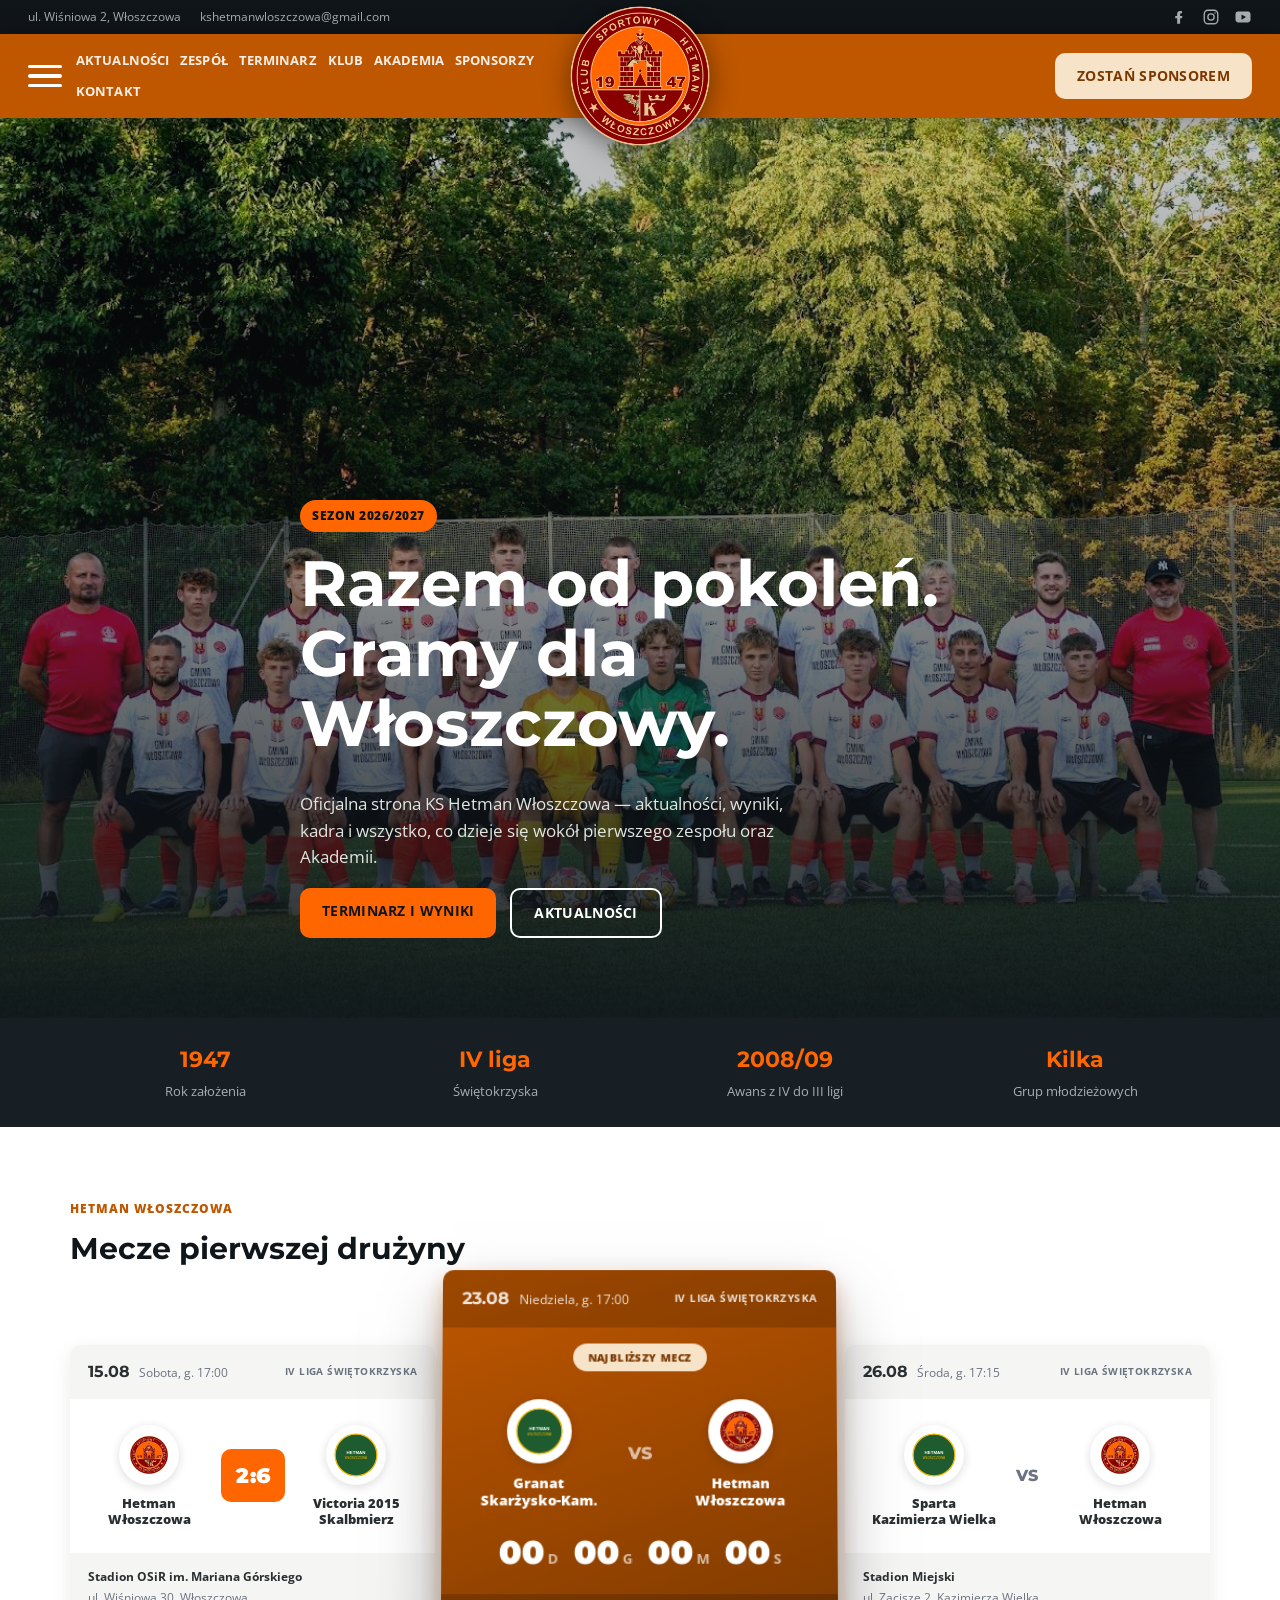
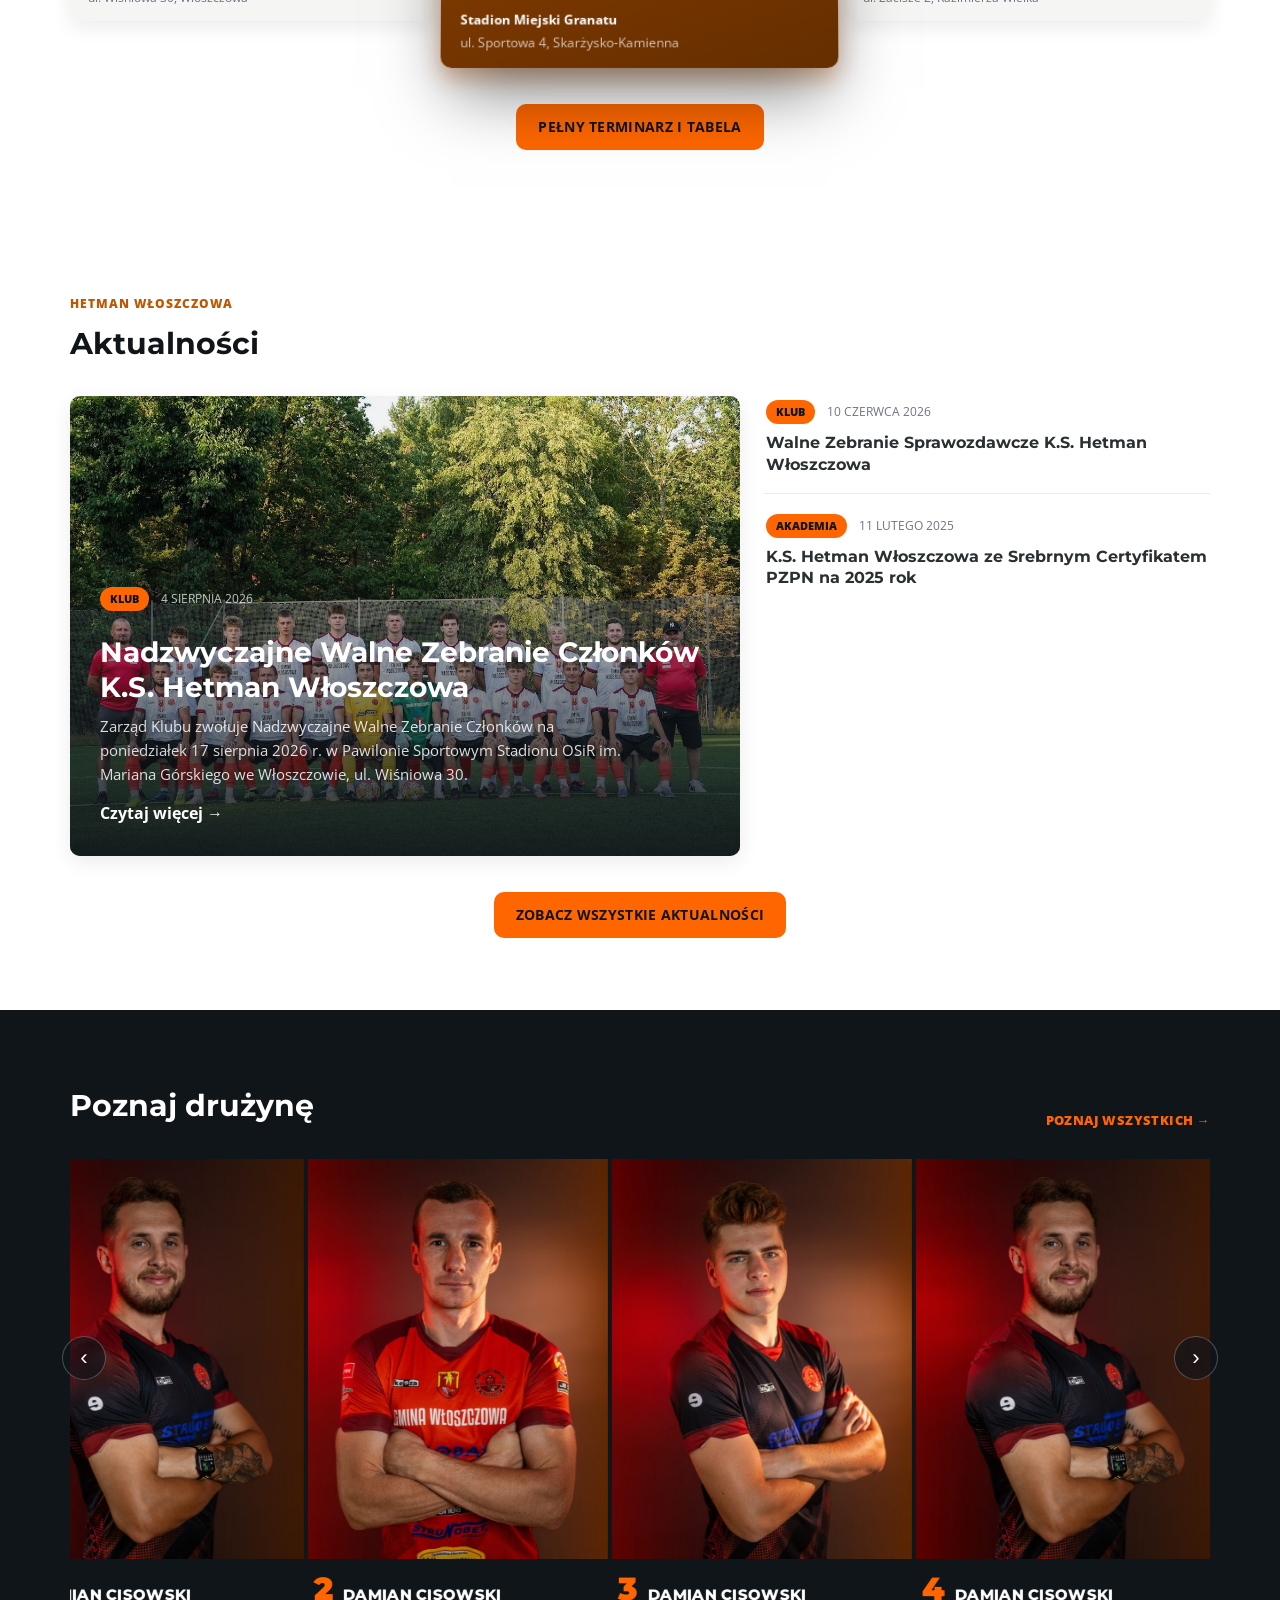
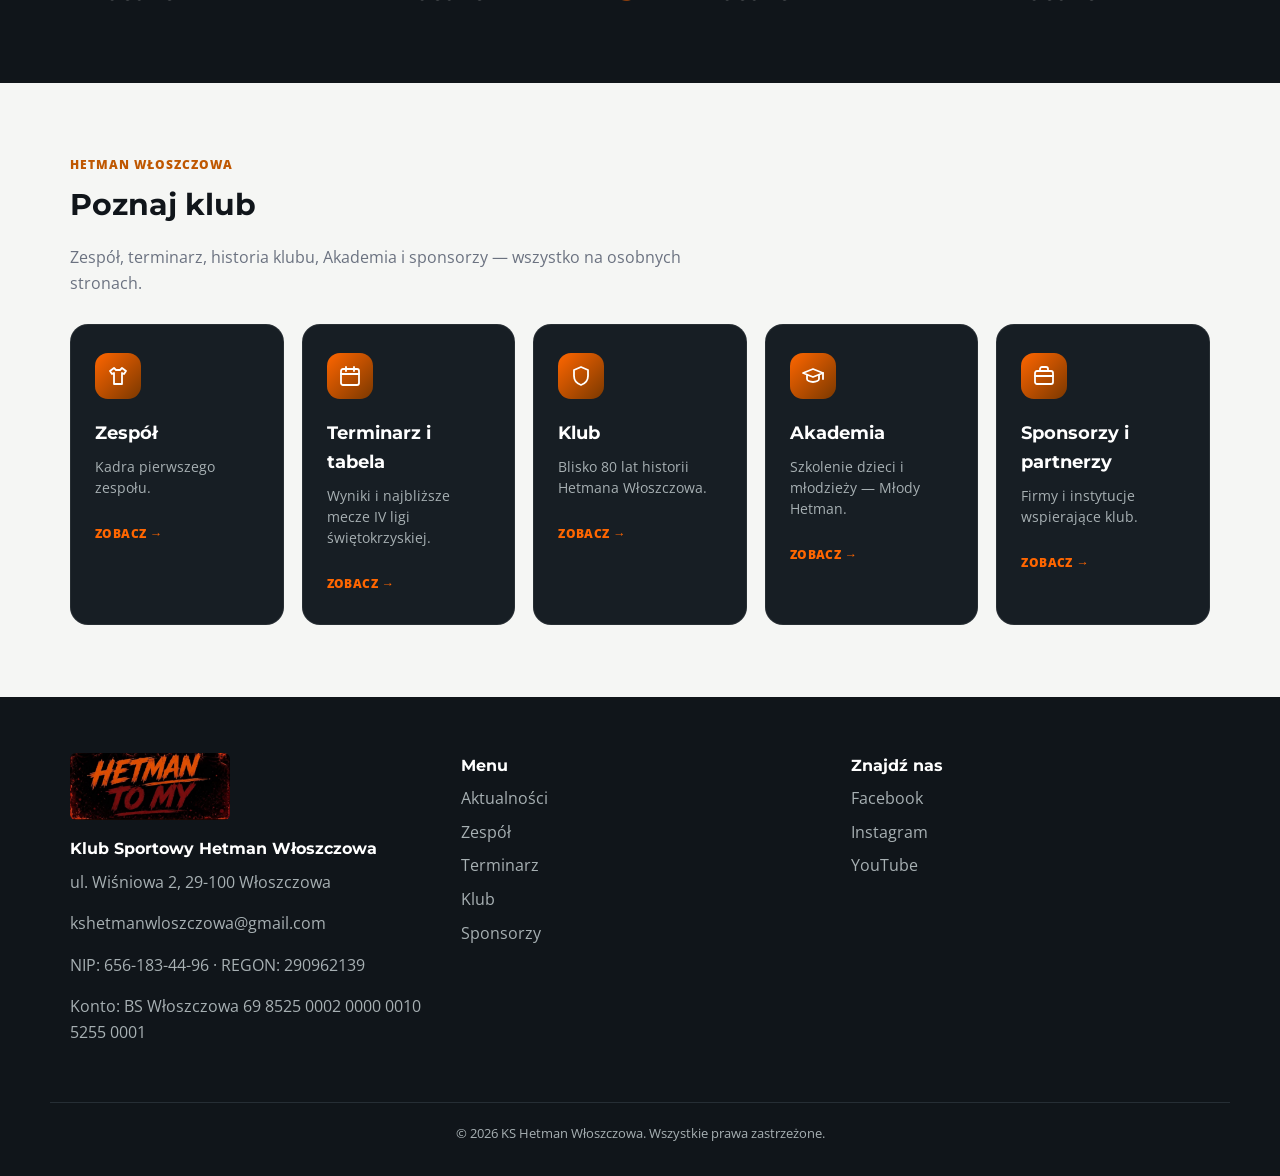
<file: Strona-hetman/index.html>
<!DOCTYPE html>
<html lang="pl">
<head>
<meta charset="UTF-8">
<meta name="viewport" content="width=device-width, initial-scale=1.0">
<title>KS Hetman Włoszczowa — Oficjalna strona klubu</title>
<meta name="description" content="Oficjalna strona internetowa Klubu Sportowego Hetman Włoszczowa — aktualności, terminarz, kadra, sponsorzy i kontakt.">
<link rel="preconnect" href="https://fonts.googleapis.com">
<link href="https://fonts.googleapis.com/css2?family=Montserrat:wght@400;600;700;800;900&family=Open+Sans:wght@400;600&display=swap" rel="stylesheet">
<link rel="stylesheet" href="style.css">
</head>
<body>

<!-- ===== TOP BAR ===== -->
<div class="topbar">
  <div class="topbar-inner">
    <div class="topbar-contact">
      <span>ul. Wiśniowa 2, Włoszczowa</span>
      <span>kshetmanwloszczowa@gmail.com</span>
    </div>
    <div class="topbar-social">
      <a href="#" aria-label="Facebook"><svg viewBox="0 0 24 24" width="18" height="18" fill="currentColor" aria-hidden="true"><path d="M13.5 21v-7.5h2.5l.5-3h-3V8.5c0-.9.3-1.5 1.6-1.5H16V4.2C15.6 4.1 14.6 4 13.5 4c-2.4 0-4 1.5-4 4.2V10.5H7v3h2.5V21h4z"/></svg></a>
      <a href="#" aria-label="Instagram"><svg viewBox="0 0 24 24" width="18" height="18" fill="none" stroke="currentColor" stroke-width="1.8" aria-hidden="true"><rect x="3" y="3" width="18" height="18" rx="5"/><circle cx="12" cy="12" r="4.2"/><circle cx="17.3" cy="6.7" r="1" fill="currentColor" stroke="none"/></svg></a>
      <a href="#" aria-label="YouTube"><svg viewBox="0 0 24 24" width="18" height="18" fill="currentColor" aria-hidden="true"><path d="M22 8.2c0-1.8-1.4-3.2-3.2-3.4C16.6 4.5 12 4.5 12 4.5s-4.6 0-6.8.3C3.4 5 2 6.4 2 8.2v7.6c0 1.8 1.4 3.2 3.2 3.4 2.2.3 6.8.3 6.8.3s4.6 0 6.8-.3c1.8-.2 3.2-1.6 3.2-3.4V8.2zM10 15.5v-7l6 3.5-6 3.5z"/></svg></a>
    </div>
  </div>
</div>

<!-- ===== HEADER / NAWIGACJA ===== -->
<header class="site-header">
  <div class="navbar">
    <div class="navbar-left">
      <button class="nav-toggle" id="navToggle" aria-label="Otwórz menu"><span></span><span></span><span></span></button>
      <nav class="main-nav" id="mainNav">
      <a href="aktualnosci.html">Aktualności</a>
      <a href="zespol.html">Zespół</a>
      <a href="terminarz.html">Terminarz</a>
      <a href="klub.html">Klub</a>
      <a href="akademia.html">Akademia</a>
      <a href="sponsorzy.html">Sponsorzy</a>
      <a href="kontakt.html">Kontakt</a>
    </nav>
    </div>

    <a class="brand brand-center" href="index.html">
      <img class="brand-logo" src="logo-klubu.png" alt="Herb KS Hetman Włoszczowa" onerror="this.src='placeholder-logo.svg'">
    </a>

    <div class="navbar-right">
      <a class="btn btn-cta" href="sponsorzy.html">Zostań sponsorem</a>
    </div>
  </div>
</header>

<!-- ===== HERO: ZDJĘCIE ZESPOŁU NA CAŁĄ STRONĘ (pełnoekranowe, jak u dużych klubów) ===== -->
<!--
  ZDJĘCIE HERO (pełnoekranowe tło sekcji startowej): hero-zespol.jpg
  Podmień na nowsze/lepsze zdjęcie zespołu w tym samym miejscu, jeśli będzie potrzeba.
-->
<section class="hero" id="top" style="--hero-img: url('hero-zespol.jpg');">
  <div class="container hero-content">
    <div class="hero-feature-badge">Sezon 2026/2027</div>
    <h1>Razem od pokoleń.<br>Gramy dla Włoszczowy.</h1>
    <p>Oficjalna strona KS Hetman Włoszczowa — aktualności, wyniki, kadra i wszystko, co dzieje się wokół pierwszego zespołu oraz Akademii.</p>
    <div class="hero-cta">
      <a class="btn btn-primary" href="terminarz.html">Terminarz i wyniki</a>
      <a class="btn btn-outline" href="aktualnosci.html">Aktualności</a>
    </div>
  </div>
</section>

<!-- ===== OSIĄGNIĘCIA / HISTORIA W PIGUŁCE ===== -->
<section class="stats-strip">
  <div class="container stats-grid">
    <div class="stat"><strong>1947</strong><span>Rok założenia</span></div>
    <div class="stat"><strong>IV liga</strong><span>Świętokrzyska</span></div>
    <div class="stat"><strong>2008/09</strong><span>Awans z IV do III ligi</span></div>
    <div class="stat"><strong>Kilka</strong><span>Grup młodzieżowych</span></div>
  </div>
</section>

<!-- ===== MECZE PIERWSZEJ DRUŻYNY — poprzedni / najbliższy / kolejny (styl dużych klubów) ===== -->
<!--
  Ta sama karuzela co na stronie Terminarz — synchronizuj dane w obu miejscach.
  Adresy stadionów rywali są orientacyjne, podmień gdy będą znane.
-->
<section class="section fixture-spotlight-section">
  <div class="container">
    <p class="eyebrow-dark">Hetman Włoszczowa</p>
    <h2 class="section-title">Mecze pierwszej drużyny</h2>

    <div class="fixture-spotlight">
      <article class="fixture-card fixture-card-played">
        <div class="fixture-card-top">
          <span class="fixture-date"><strong>15.08</strong> Sobota, g. 17:00</span>
          <span class="fixture-competition">IV liga świętokrzyska</span>
        </div>
        <div class="fixture-teams">
          <div class="fixture-team">
            <img src="logo-klubu.png" alt="Hetman Włoszczowa" onerror="this.src='placeholder-logo.svg'">
            <span>Hetman<br>Włoszczowa</span>
          </div>
          <div class="fixture-score">2:6</div>
          <div class="fixture-team">
            <img src="placeholder-logo.svg" alt="Victoria 2015 Skalbmierz">
            <span>Victoria 2015<br>Skalbmierz</span>
          </div>
        </div>
        <div class="fixture-venue">
          <span class="fixture-venue-name">Stadion OSiR im. Mariana Górskiego</span>
          <span class="fixture-venue-address">ul. Wiśniowa 30, Włoszczowa</span>
        </div>
      </article>

      <article class="fixture-card fixture-card-next">
        <div class="fixture-card-top">
          <span class="fixture-date"><strong>23.08</strong> Niedziela, g. 17:00</span>
          <span class="fixture-competition">IV liga świętokrzyska</span>
        </div>
        <div class="fixture-next-label-wrap"><span class="fixture-next-label">Najbliższy mecz</span></div>
        <div class="fixture-teams">
          <div class="fixture-team">
            <img src="placeholder-logo.svg" alt="Granat Skarżysko-Kamienna">
            <span>Granat<br>Skarżysko-Kam.</span>
          </div>
          <div class="fixture-vs">VS</div>
          <div class="fixture-team">
            <img src="logo-klubu.png" alt="Hetman Włoszczowa" onerror="this.src='placeholder-logo.svg'">
            <span>Hetman<br>Włoszczowa</span>
          </div>
        </div>
        <!-- Odliczanie do meczu — data/godzina w data-kickoff, podmień razem z terminem meczu -->
        <div class="fixture-countdown" data-kickoff="2026-08-23T17:00:00+02:00">
          <div class="fixture-countdown-item"><span class="fixture-countdown-value" data-unit="d">00</span><span class="fixture-countdown-label">D</span></div>
          <div class="fixture-countdown-item"><span class="fixture-countdown-value" data-unit="h">00</span><span class="fixture-countdown-label">G</span></div>
          <div class="fixture-countdown-item"><span class="fixture-countdown-value" data-unit="m">00</span><span class="fixture-countdown-label">M</span></div>
          <div class="fixture-countdown-item"><span class="fixture-countdown-value" data-unit="s">00</span><span class="fixture-countdown-label">S</span></div>
        </div>
        <div class="fixture-venue">
          <span class="fixture-venue-name">Stadion Miejski Granatu</span>
          <span class="fixture-venue-address">ul. Sportowa 4, Skarżysko-Kamienna</span>
        </div>
      </article>

      <article class="fixture-card">
        <div class="fixture-card-top">
          <span class="fixture-date"><strong>26.08</strong> Środa, g. 17:15</span>
          <span class="fixture-competition">IV liga świętokrzyska</span>
        </div>
        <div class="fixture-teams">
          <div class="fixture-team">
            <img src="placeholder-logo.svg" alt="Sparta Kazimierza Wielka">
            <span>Sparta<br>Kazimierza Wielka</span>
          </div>
          <div class="fixture-vs">VS</div>
          <div class="fixture-team">
            <img src="logo-klubu.png" alt="Hetman Włoszczowa" onerror="this.src='placeholder-logo.svg'">
            <span>Hetman<br>Włoszczowa</span>
          </div>
        </div>
        <div class="fixture-venue">
          <span class="fixture-venue-name">Stadion Miejski</span>
          <span class="fixture-venue-address">ul. Zacisze 2, Kazimierza Wielka</span>
        </div>
      </article>
    </div>

    <div class="section-more">
      <a class="btn btn-primary" href="terminarz.html">Pełny terminarz i tabela</a>
    </div>
  </div>
</section>

<!-- ===== AKTUALNOŚCI (skrót — pełna lista na osobnej stronie) ===== -->
<section class="section" id="aktualnosci">
  <div class="container">
    <div class="section-head">
      <div>
        <p class="eyebrow-dark">Hetman Włoszczowa</p>
        <h2 class="section-title">Aktualności</h2>
      </div>
    </div>

    <div class="news-portal">
      <article class="news-feature" style="background-image: url('hero-zespol.jpg');">
        <div class="news-feature-body">
          <span class="news-tag">Klub</span>
          <span class="news-date">4 sierpnia 2026</span>
          <h3>Nadzwyczajne Walne Zebranie Członków K.S. Hetman Włoszczowa</h3>
          <p>Zarząd Klubu zwołuje Nadzwyczajne Walne Zebranie Członków na poniedziałek 17 sierpnia 2026 r. w Pawilonie Sportowym Stadionu OSiR im. Mariana Górskiego we Włoszczowie, ul. Wiśniowa 30.</p>
          <a class="news-link" href="https://www.hetmanwloszczowa.pl/nadzwyczajne-walne-zebranie-czlonkow-k-s-hetman-wloszczowa-2/" target="_blank" rel="noopener">Czytaj więcej →</a>
        </div>
      </article>

      <div class="news-list">
        <article class="news-list-item">
          <span class="news-tag">Klub</span>
          <span class="news-date">10 czerwca 2026</span>
          <h4><a href="https://www.hetmanwloszczowa.pl/walne-zabranie-sprawozdawcze-k-s-hetman-wloszczowa/" target="_blank" rel="noopener">Walne Zebranie Sprawozdawcze K.S. Hetman Włoszczowa</a></h4>
        </article>

        <article class="news-list-item">
          <span class="news-tag">Akademia</span>
          <span class="news-date">11 lutego 2025</span>
          <h4><a href="https://www.hetmanwloszczowa.pl/k-s-hetman-wloszczowa-ze-srebrnym-certyfikatem-pzpn-na-2025-rok/" target="_blank" rel="noopener">K.S. Hetman Włoszczowa ze Srebrnym Certyfikatem PZPN na 2025 rok</a></h4>
        </article>
      </div>
    </div>

    <div class="section-more">
      <a class="btn btn-primary" href="aktualnosci.html">Zobacz wszystkie aktualności</a>
    </div>
  </div>
</section>

<!-- ===== POZNAJ DRUŻYNĘ — nieskończona karuzela zdjęć zawodników (styl dużych klubów) ===== -->
<!--
  TYMCZASOWE PODPISY: wszystkie karty podpisane jako "Damian Cisowski" — to placeholder
  do czasu uzupełnienia właściwego składu. Zdjęcia (player-01/02/03.jpg) są na razie
  powtórzone cyklicznie, żeby wypełnić karuzelę — podmień na kolejne realne zdjęcia
  zawodników, gdy będą dostępne. Karuzela zapętla się automatycznie (script.js) —
  wystarczy dodawać/usuwać karty .team-carousel-card, nie trzeba nic dublować ręcznie.
-->
<section class="section section-dark team-carousel-section">
  <div class="container">
    <div class="section-head">
      <h2 class="section-title section-title-light">Poznaj drużynę</h2>
      <a class="team-see-all" href="zespol.html">Poznaj wszystkich →</a>
    </div>

    <div class="team-carousel">
      <button class="carousel-arrow carousel-arrow-left" aria-label="Poprzedni zawodnik" type="button">‹</button>
      <div class="team-carousel-viewport">
      <div class="team-carousel-track">
        <a class="team-carousel-card" href="zespol.html">
          <div class="team-carousel-photo" style="background-image:url('player-01.jpg')"></div>
          <div class="team-carousel-info">
            <span class="team-carousel-number">1</span>
            <span class="team-carousel-name">Damian Cisowski</span>
          </div>
        </a>
        <a class="team-carousel-card" href="zespol.html">
          <div class="team-carousel-photo" style="background-image:url('player-02.jpg')"></div>
          <div class="team-carousel-info">
            <span class="team-carousel-number">2</span>
            <span class="team-carousel-name">Damian Cisowski</span>
          </div>
        </a>
        <a class="team-carousel-card" href="zespol.html">
          <div class="team-carousel-photo" style="background-image:url('player-03.jpg')"></div>
          <div class="team-carousel-info">
            <span class="team-carousel-number">3</span>
            <span class="team-carousel-name">Damian Cisowski</span>
          </div>
        </a>
        <a class="team-carousel-card" href="zespol.html">
          <div class="team-carousel-photo" style="background-image:url('player-01.jpg')"></div>
          <div class="team-carousel-info">
            <span class="team-carousel-number">4</span>
            <span class="team-carousel-name">Damian Cisowski</span>
          </div>
        </a>
        <a class="team-carousel-card" href="zespol.html">
          <div class="team-carousel-photo" style="background-image:url('player-02.jpg')"></div>
          <div class="team-carousel-info">
            <span class="team-carousel-number">5</span>
            <span class="team-carousel-name">Damian Cisowski</span>
          </div>
        </a>
        <a class="team-carousel-card" href="zespol.html">
          <div class="team-carousel-photo" style="background-image:url('player-03.jpg')"></div>
          <div class="team-carousel-info">
            <span class="team-carousel-number">6</span>
            <span class="team-carousel-name">Damian Cisowski</span>
          </div>
        </a>
        <a class="team-carousel-card" href="zespol.html">
          <div class="team-carousel-photo" style="background-image:url('player-01.jpg')"></div>
          <div class="team-carousel-info">
            <span class="team-carousel-number">7</span>
            <span class="team-carousel-name">Damian Cisowski</span>
          </div>
        </a>
        <a class="team-carousel-card" href="zespol.html">
          <div class="team-carousel-photo" style="background-image:url('player-02.jpg')"></div>
          <div class="team-carousel-info">
            <span class="team-carousel-number">8</span>
            <span class="team-carousel-name">Damian Cisowski</span>
          </div>
        </a>
        <a class="team-carousel-card" href="zespol.html">
          <div class="team-carousel-photo" style="background-image:url('player-03.jpg')"></div>
          <div class="team-carousel-info">
            <span class="team-carousel-number">9</span>
            <span class="team-carousel-name">Damian Cisowski</span>
          </div>
        </a>
        <a class="team-carousel-card" href="zespol.html">
          <div class="team-carousel-photo" style="background-image:url('player-01.jpg')"></div>
          <div class="team-carousel-info">
            <span class="team-carousel-number">10</span>
            <span class="team-carousel-name">Damian Cisowski</span>
          </div>
        </a>
      </div>
      </div>
      <button class="carousel-arrow carousel-arrow-right" aria-label="Następny zawodnik" type="button">›</button>
    </div>
  </div>
</section>

<!-- ===== POZNAJ KLUB — kafelki-skróty do podstron ===== -->
<section class="section section-alt">
  <div class="container">
    <p class="eyebrow-dark">Hetman Włoszczowa</p>
    <h2 class="section-title">Poznaj klub</h2>
    <p class="section-sub">Zespół, terminarz, historia klubu, Akademia i sponsorzy — wszystko na osobnych stronach.</p>

    <div class="quick-links-grid">
      <a class="quick-link-card" href="zespol.html">
        <span class="quick-link-icon" aria-hidden="true"><svg viewBox="0 0 24 24" fill="none" stroke="currentColor" stroke-width="1.8" stroke-linecap="round" stroke-linejoin="round"><path d="M8 4 4 7l2 3 2-1v11h8V9l2 1 2-3-4-3-2 2h-4z"/></svg></span>
        <h3>Zespół</h3>
        <p>Kadra pierwszego zespołu.</p>
        <span class="quick-link-arrow">Zobacz →</span>
      </a>
      <a class="quick-link-card" href="terminarz.html">
        <span class="quick-link-icon" aria-hidden="true"><svg viewBox="0 0 24 24" fill="none" stroke="currentColor" stroke-width="1.8" stroke-linecap="round" stroke-linejoin="round"><rect x="3" y="5" width="18" height="16" rx="2"/><path d="M8 3v4M16 3v4M3 10h18"/></svg></span>
        <h3>Terminarz i tabela</h3>
        <p>Wyniki i najbliższe mecze IV ligi świętokrzyskiej.</p>
        <span class="quick-link-arrow">Zobacz →</span>
      </a>
      <a class="quick-link-card" href="klub.html">
        <span class="quick-link-icon" aria-hidden="true"><svg viewBox="0 0 24 24" fill="none" stroke="currentColor" stroke-width="1.8" stroke-linecap="round" stroke-linejoin="round"><path d="M12 3l7 3v6c0 4.5-3 7.5-7 9-4-1.5-7-4.5-7-9V6l7-3z"/></svg></span>
        <h3>Klub</h3>
        <p>Blisko 80 lat historii Hetmana Włoszczowa.</p>
        <span class="quick-link-arrow">Zobacz →</span>
      </a>
      <a class="quick-link-card" href="akademia.html">
        <span class="quick-link-icon" aria-hidden="true"><svg viewBox="0 0 24 24" fill="none" stroke="currentColor" stroke-width="1.8" stroke-linecap="round" stroke-linejoin="round"><path d="M2 9l10-4 10 4-10 4-10-4z"/><path d="M6 11v4c0 1.5 2.5 3 6 3s6-1.5 6-3v-4"/><path d="M22 9v6"/></svg></span>
        <h3>Akademia</h3>
        <p>Szkolenie dzieci i młodzieży — Młody Hetman.</p>
        <span class="quick-link-arrow">Zobacz →</span>
      </a>
      <a class="quick-link-card" href="sponsorzy.html">
        <span class="quick-link-icon" aria-hidden="true"><svg viewBox="0 0 24 24" fill="none" stroke="currentColor" stroke-width="1.8" stroke-linecap="round" stroke-linejoin="round"><rect x="3" y="7" width="18" height="13" rx="2"/><path d="M8 7V5a2 2 0 0 1 2-2h4a2 2 0 0 1 2 2v2"/><path d="M3 12h18"/></svg></span>
        <h3>Sponsorzy i partnerzy</h3>
        <p>Firmy i instytucje wspierające klub.</p>
        <span class="quick-link-arrow">Zobacz →</span>
      </a>
    </div>
  </div>
</section>

<!-- ===== STOPKA ===== -->
<footer class="site-footer">
  <div class="container footer-grid">
    <div>
      <img class="footer-banner" src="hetman-to-my.jpg" alt="Hetman to My — KS Hetman Włoszczowa">
      <h3>Klub Sportowy Hetman Włoszczowa</h3>
      <p>ul. Wiśniowa 2, 29-100 Włoszczowa</p>
      <p><a href="mailto:kshetmanwloszczowa@gmail.com">kshetmanwloszczowa@gmail.com</a></p>
      <p>NIP: 656-183-44-96 &middot; REGON: 290962139</p>
      <p>Konto: BS Włoszczowa 69 8525 0002 0000 0010 5255 0001</p>
    </div>
    <div>
      <h3>Menu</h3>
      <a href="aktualnosci.html">Aktualności</a>
      <a href="zespol.html">Zespół</a>
      <a href="terminarz.html">Terminarz</a>
      <a href="klub.html">Klub</a>
      <a href="sponsorzy.html">Sponsorzy</a>
    </div>
    <div>
      <h3>Znajdź nas</h3>
      <a href="#">Facebook</a>
      <a href="#">Instagram</a>
      <a href="#">YouTube</a>
    </div>
  </div>
  <div class="container footer-bottom">
    <p>&copy; <span id="year"></span> KS Hetman Włoszczowa. Wszystkie prawa zastrzeżone.</p>
  </div>
</footer>

<script src="script.js"></script>
</body>
</html>
</file>
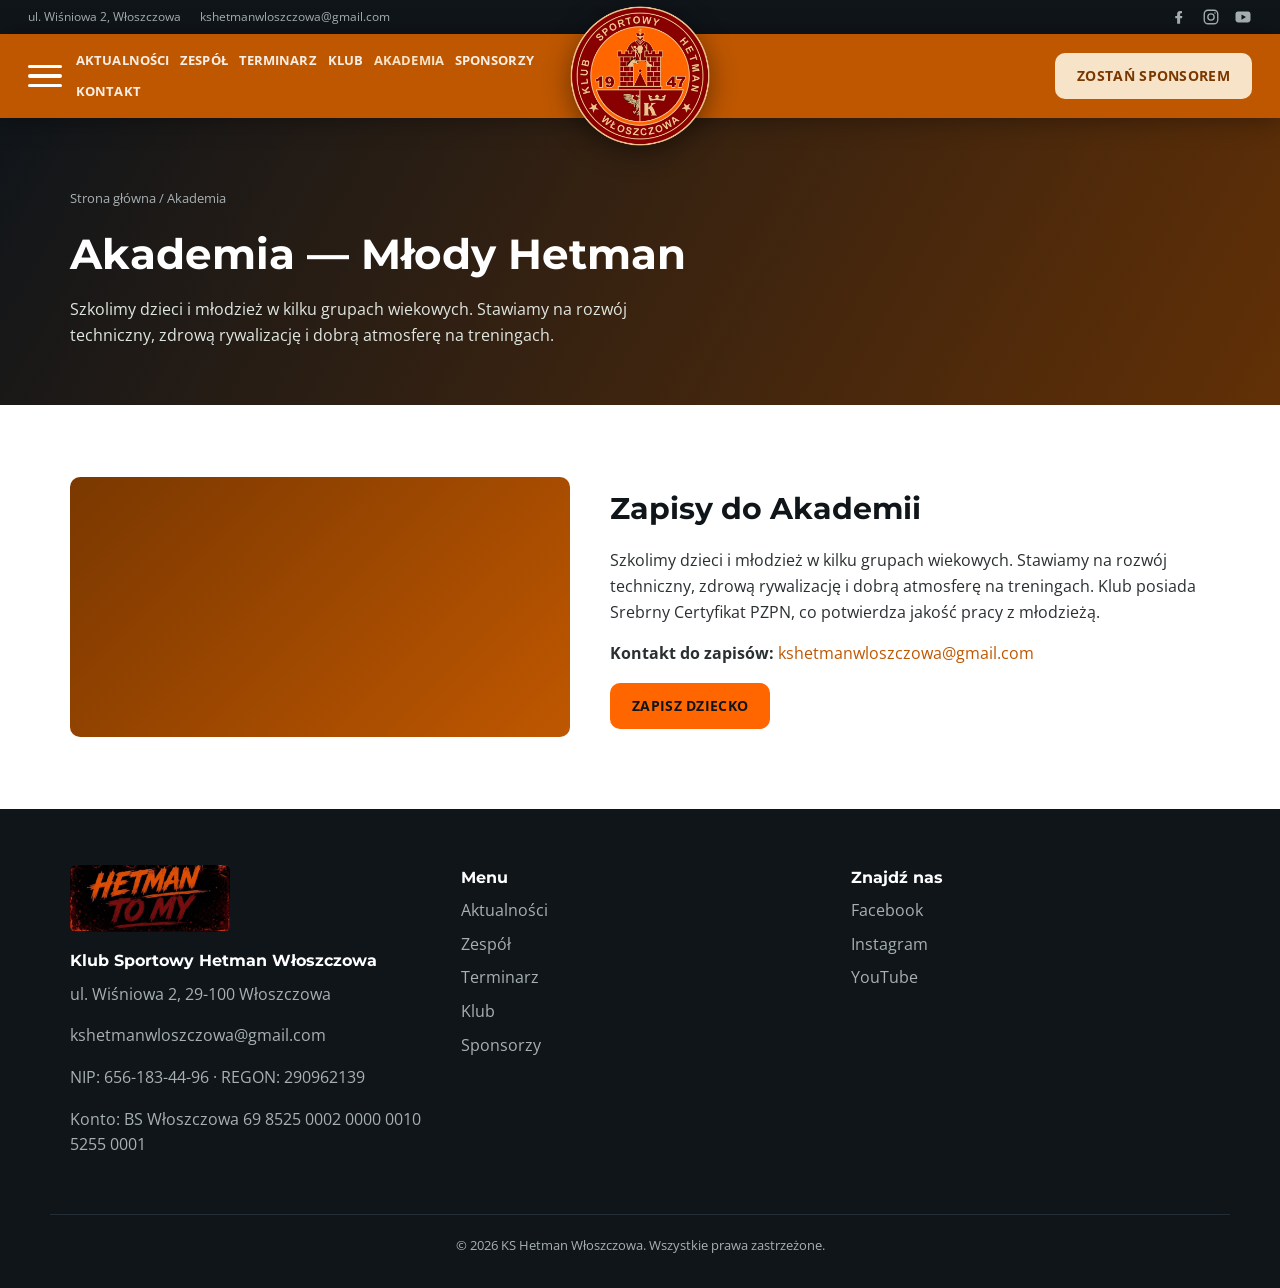
<file: Strona-hetman/akademia.html>
<!DOCTYPE html>
<html lang="pl">
<head>
<meta charset="UTF-8">
<meta name="viewport" content="width=device-width, initial-scale=1.0">
<title>Akademia — KS Hetman Włoszczowa</title>
<meta name="description" content="Akademia Młody Hetman — szkolenie dzieci i młodzieży w KS Hetman Włoszczowa.">
<link rel="preconnect" href="https://fonts.googleapis.com">
<link href="https://fonts.googleapis.com/css2?family=Montserrat:wght@400;600;700;800;900&family=Open+Sans:wght@400;600&display=swap" rel="stylesheet">
<link rel="stylesheet" href="style.css">
</head>
<body>

<div class="topbar">
  <div class="topbar-inner">
    <div class="topbar-contact">
      <span>ul. Wiśniowa 2, Włoszczowa</span>
      <span>kshetmanwloszczowa@gmail.com</span>
    </div>
    <div class="topbar-social">
      <a href="#" aria-label="Facebook"><svg viewBox="0 0 24 24" width="18" height="18" fill="currentColor" aria-hidden="true"><path d="M13.5 21v-7.5h2.5l.5-3h-3V8.5c0-.9.3-1.5 1.6-1.5H16V4.2C15.6 4.1 14.6 4 13.5 4c-2.4 0-4 1.5-4 4.2V10.5H7v3h2.5V21h4z"/></svg></a>
      <a href="#" aria-label="Instagram"><svg viewBox="0 0 24 24" width="18" height="18" fill="none" stroke="currentColor" stroke-width="1.8" aria-hidden="true"><rect x="3" y="3" width="18" height="18" rx="5"/><circle cx="12" cy="12" r="4.2"/><circle cx="17.3" cy="6.7" r="1" fill="currentColor" stroke="none"/></svg></a>
      <a href="#" aria-label="YouTube"><svg viewBox="0 0 24 24" width="18" height="18" fill="currentColor" aria-hidden="true"><path d="M22 8.2c0-1.8-1.4-3.2-3.2-3.4C16.6 4.5 12 4.5 12 4.5s-4.6 0-6.8.3C3.4 5 2 6.4 2 8.2v7.6c0 1.8 1.4 3.2 3.2 3.4 2.2.3 6.8.3 6.8.3s4.6 0 6.8-.3c1.8-.2 3.2-1.6 3.2-3.4V8.2zM10 15.5v-7l6 3.5-6 3.5z"/></svg></a>
    </div>
  </div>
</div>

<header class="site-header">
  <div class="navbar">
    <div class="navbar-left">
      <button class="nav-toggle" id="navToggle" aria-label="Otwórz menu"><span></span><span></span><span></span></button>
      <nav class="main-nav" id="mainNav">
      <a href="aktualnosci.html">Aktualności</a>
      <a href="zespol.html">Zespół</a>
      <a href="terminarz.html">Terminarz</a>
      <a href="klub.html">Klub</a>
      <a href="akademia.html" class="active">Akademia</a>
      <a href="sponsorzy.html">Sponsorzy</a>
      <a href="kontakt.html">Kontakt</a>
    </nav>
    </div>

    <a class="brand brand-center" href="index.html">
      <img class="brand-logo" src="logo-klubu.png" alt="Herb KS Hetman Włoszczowa" onerror="this.src='placeholder-logo.svg'">
    </a>

    <div class="navbar-right">
      <a class="btn btn-cta" href="sponsorzy.html">Zostań sponsorem</a>
    </div>
  </div>
</header>

<section class="page-hero">
  <div class="container">
    <span class="breadcrumb"><a href="index.html">Strona główna</a> / Akademia</span>
    <h1>Akademia — Młody Hetman</h1>
    <p>Szkolimy dzieci i młodzież w kilku grupach wiekowych. Stawiamy na rozwój techniczny, zdrową rywalizację i dobrą atmosferę na treningach.</p>
  </div>
</section>

<section class="section" id="akademia">
  <div class="container academy-grid">
    <div class="academy-media" aria-hidden="true"></div>
    <div class="academy-text">
      <h2 class="section-title">Zapisy do Akademii</h2>
      <p>Szkolimy dzieci i młodzież w kilku grupach wiekowych. Stawiamy na rozwój techniczny, zdrową rywalizację i dobrą atmosferę na treningach. Klub posiada Srebrny Certyfikat PZPN, co potwierdza jakość pracy z młodzieżą.</p>
      <p><strong>Kontakt do zapisów:</strong> <a href="mailto:kshetmanwloszczowa@gmail.com">kshetmanwloszczowa@gmail.com</a></p>
      <a class="btn btn-primary" href="kontakt.html">Zapisz dziecko</a>
    </div>
  </div>
</section>

<footer class="site-footer">
  <div class="container footer-grid">
    <div>
      <img class="footer-banner" src="hetman-to-my.jpg" alt="Hetman to My — KS Hetman Włoszczowa">
      <h3>Klub Sportowy Hetman Włoszczowa</h3>
      <p>ul. Wiśniowa 2, 29-100 Włoszczowa</p>
      <p><a href="mailto:kshetmanwloszczowa@gmail.com">kshetmanwloszczowa@gmail.com</a></p>
      <p>NIP: 656-183-44-96 &middot; REGON: 290962139</p>
      <p>Konto: BS Włoszczowa 69 8525 0002 0000 0010 5255 0001</p>
    </div>
    <div>
      <h3>Menu</h3>
      <a href="aktualnosci.html">Aktualności</a>
      <a href="zespol.html">Zespół</a>
      <a href="terminarz.html">Terminarz</a>
      <a href="klub.html">Klub</a>
      <a href="sponsorzy.html">Sponsorzy</a>
    </div>
    <div>
      <h3>Znajdź nas</h3>
      <a href="#">Facebook</a>
      <a href="#">Instagram</a>
      <a href="#">YouTube</a>
    </div>
  </div>
  <div class="container footer-bottom">
    <p>&copy; <span id="year"></span> KS Hetman Włoszczowa. Wszystkie prawa zastrzeżone.</p>
  </div>
</footer>

<script src="script.js"></script>
</body>
</html>
</file>
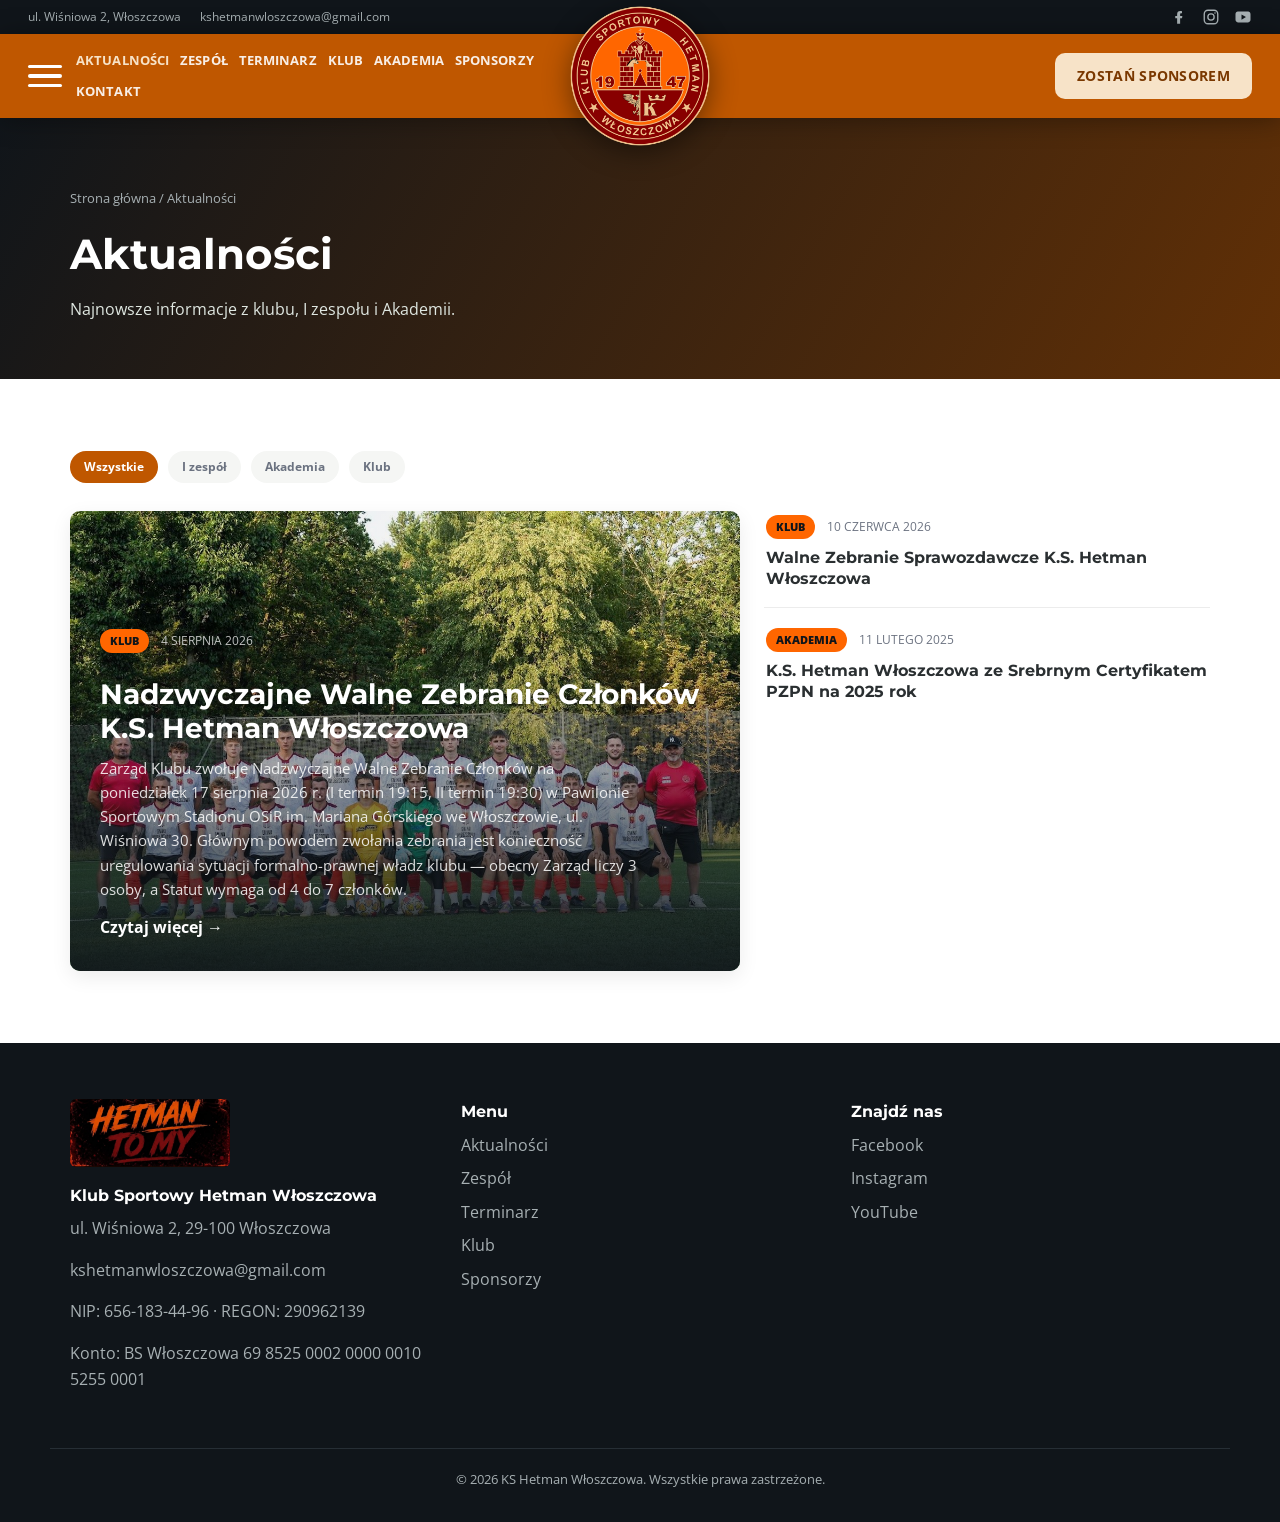
<file: Strona-hetman/aktualnosci.html>
<!DOCTYPE html>
<html lang="pl">
<head>
<meta charset="UTF-8">
<meta name="viewport" content="width=device-width, initial-scale=1.0">
<title>Aktualności — KS Hetman Włoszczowa</title>
<meta name="description" content="Aktualności KS Hetman Włoszczowa — najnowsze informacje z klubu, I zespołu i Akademii.">
<link rel="preconnect" href="https://fonts.googleapis.com">
<link href="https://fonts.googleapis.com/css2?family=Montserrat:wght@400;600;700;800;900&family=Open+Sans:wght@400;600&display=swap" rel="stylesheet">
<link rel="stylesheet" href="style.css">
</head>
<body>

<div class="topbar">
  <div class="topbar-inner">
    <div class="topbar-contact">
      <span>ul. Wiśniowa 2, Włoszczowa</span>
      <span>kshetmanwloszczowa@gmail.com</span>
    </div>
    <div class="topbar-social">
      <a href="#" aria-label="Facebook"><svg viewBox="0 0 24 24" width="18" height="18" fill="currentColor" aria-hidden="true"><path d="M13.5 21v-7.5h2.5l.5-3h-3V8.5c0-.9.3-1.5 1.6-1.5H16V4.2C15.6 4.1 14.6 4 13.5 4c-2.4 0-4 1.5-4 4.2V10.5H7v3h2.5V21h4z"/></svg></a>
      <a href="#" aria-label="Instagram"><svg viewBox="0 0 24 24" width="18" height="18" fill="none" stroke="currentColor" stroke-width="1.8" aria-hidden="true"><rect x="3" y="3" width="18" height="18" rx="5"/><circle cx="12" cy="12" r="4.2"/><circle cx="17.3" cy="6.7" r="1" fill="currentColor" stroke="none"/></svg></a>
      <a href="#" aria-label="YouTube"><svg viewBox="0 0 24 24" width="18" height="18" fill="currentColor" aria-hidden="true"><path d="M22 8.2c0-1.8-1.4-3.2-3.2-3.4C16.6 4.5 12 4.5 12 4.5s-4.6 0-6.8.3C3.4 5 2 6.4 2 8.2v7.6c0 1.8 1.4 3.2 3.2 3.4 2.2.3 6.8.3 6.8.3s4.6 0 6.8-.3c1.8-.2 3.2-1.6 3.2-3.4V8.2zM10 15.5v-7l6 3.5-6 3.5z"/></svg></a>
    </div>
  </div>
</div>

<header class="site-header">
  <div class="navbar">
    <div class="navbar-left">
      <button class="nav-toggle" id="navToggle" aria-label="Otwórz menu"><span></span><span></span><span></span></button>
      <nav class="main-nav" id="mainNav">
      <a href="aktualnosci.html" class="active">Aktualności</a>
      <a href="zespol.html">Zespół</a>
      <a href="terminarz.html">Terminarz</a>
      <a href="klub.html">Klub</a>
      <a href="akademia.html">Akademia</a>
      <a href="sponsorzy.html">Sponsorzy</a>
      <a href="kontakt.html">Kontakt</a>
    </nav>
    </div>

    <a class="brand brand-center" href="index.html">
      <img class="brand-logo" src="logo-klubu.png" alt="Herb KS Hetman Włoszczowa" onerror="this.src='placeholder-logo.svg'">
    </a>

    <div class="navbar-right">
      <a class="btn btn-cta" href="sponsorzy.html">Zostań sponsorem</a>
    </div>
  </div>
</header>

<section class="page-hero">
  <div class="container">
    <span class="breadcrumb"><a href="index.html">Strona główna</a> / Aktualności</span>
    <h1>Aktualności</h1>
    <p>Najnowsze informacje z klubu, I zespołu i Akademii.</p>
  </div>
</section>

<section class="section" id="aktualnosci">
  <div class="container">
    <div class="section-head">
      <div class="tag-filters">
        <span class="tag tag-active">Wszystkie</span>
        <span class="tag">I zespół</span>
        <span class="tag">Akademia</span>
        <span class="tag">Klub</span>
      </div>
    </div>

    <div class="news-portal">
      <article class="news-feature" style="background-image: url('hero-zespol.jpg');">
        <div class="news-feature-body">
          <span class="news-tag">Klub</span>
          <span class="news-date">4 sierpnia 2026</span>
          <h3>Nadzwyczajne Walne Zebranie Członków K.S. Hetman Włoszczowa</h3>
          <p>Zarząd Klubu zwołuje Nadzwyczajne Walne Zebranie Członków na poniedziałek 17 sierpnia 2026 r. (I termin 19:15, II termin 19:30) w Pawilonie Sportowym Stadionu OSiR im. Mariana Górskiego we Włoszczowie, ul. Wiśniowa 30. Głównym powodem zwołania zebrania jest konieczność uregulowania sytuacji formalno-prawnej władz klubu — obecny Zarząd liczy 3 osoby, a Statut wymaga od 4 do 7 członków.</p>
          <a class="news-link" href="https://www.hetmanwloszczowa.pl/nadzwyczajne-walne-zebranie-czlonkow-k-s-hetman-wloszczowa-2/" target="_blank" rel="noopener">Czytaj więcej →</a>
        </div>
      </article>

      <div class="news-list">
        <article class="news-list-item">
          <span class="news-tag">Klub</span>
          <span class="news-date">10 czerwca 2026</span>
          <h4><a href="https://www.hetmanwloszczowa.pl/walne-zabranie-sprawozdawcze-k-s-hetman-wloszczowa/" target="_blank" rel="noopener">Walne Zebranie Sprawozdawcze K.S. Hetman Włoszczowa</a></h4>
        </article>

        <article class="news-list-item">
          <span class="news-tag">Akademia</span>
          <span class="news-date">11 lutego 2025</span>
          <h4><a href="https://www.hetmanwloszczowa.pl/k-s-hetman-wloszczowa-ze-srebrnym-certyfikatem-pzpn-na-2025-rok/" target="_blank" rel="noopener">K.S. Hetman Włoszczowa ze Srebrnym Certyfikatem PZPN na 2025 rok</a></h4>
        </article>
      </div>
    </div>
  </div>
</section>

<footer class="site-footer">
  <div class="container footer-grid">
    <div>
      <img class="footer-banner" src="hetman-to-my.jpg" alt="Hetman to My — KS Hetman Włoszczowa">
      <h3>Klub Sportowy Hetman Włoszczowa</h3>
      <p>ul. Wiśniowa 2, 29-100 Włoszczowa</p>
      <p><a href="mailto:kshetmanwloszczowa@gmail.com">kshetmanwloszczowa@gmail.com</a></p>
      <p>NIP: 656-183-44-96 &middot; REGON: 290962139</p>
      <p>Konto: BS Włoszczowa 69 8525 0002 0000 0010 5255 0001</p>
    </div>
    <div>
      <h3>Menu</h3>
      <a href="aktualnosci.html">Aktualności</a>
      <a href="zespol.html">Zespół</a>
      <a href="terminarz.html">Terminarz</a>
      <a href="klub.html">Klub</a>
      <a href="sponsorzy.html">Sponsorzy</a>
    </div>
    <div>
      <h3>Znajdź nas</h3>
      <a href="#">Facebook</a>
      <a href="#">Instagram</a>
      <a href="#">YouTube</a>
    </div>
  </div>
  <div class="container footer-bottom">
    <p>&copy; <span id="year"></span> KS Hetman Włoszczowa. Wszystkie prawa zastrzeżone.</p>
  </div>
</footer>

<script src="script.js"></script>
</body>
</html>
</file>
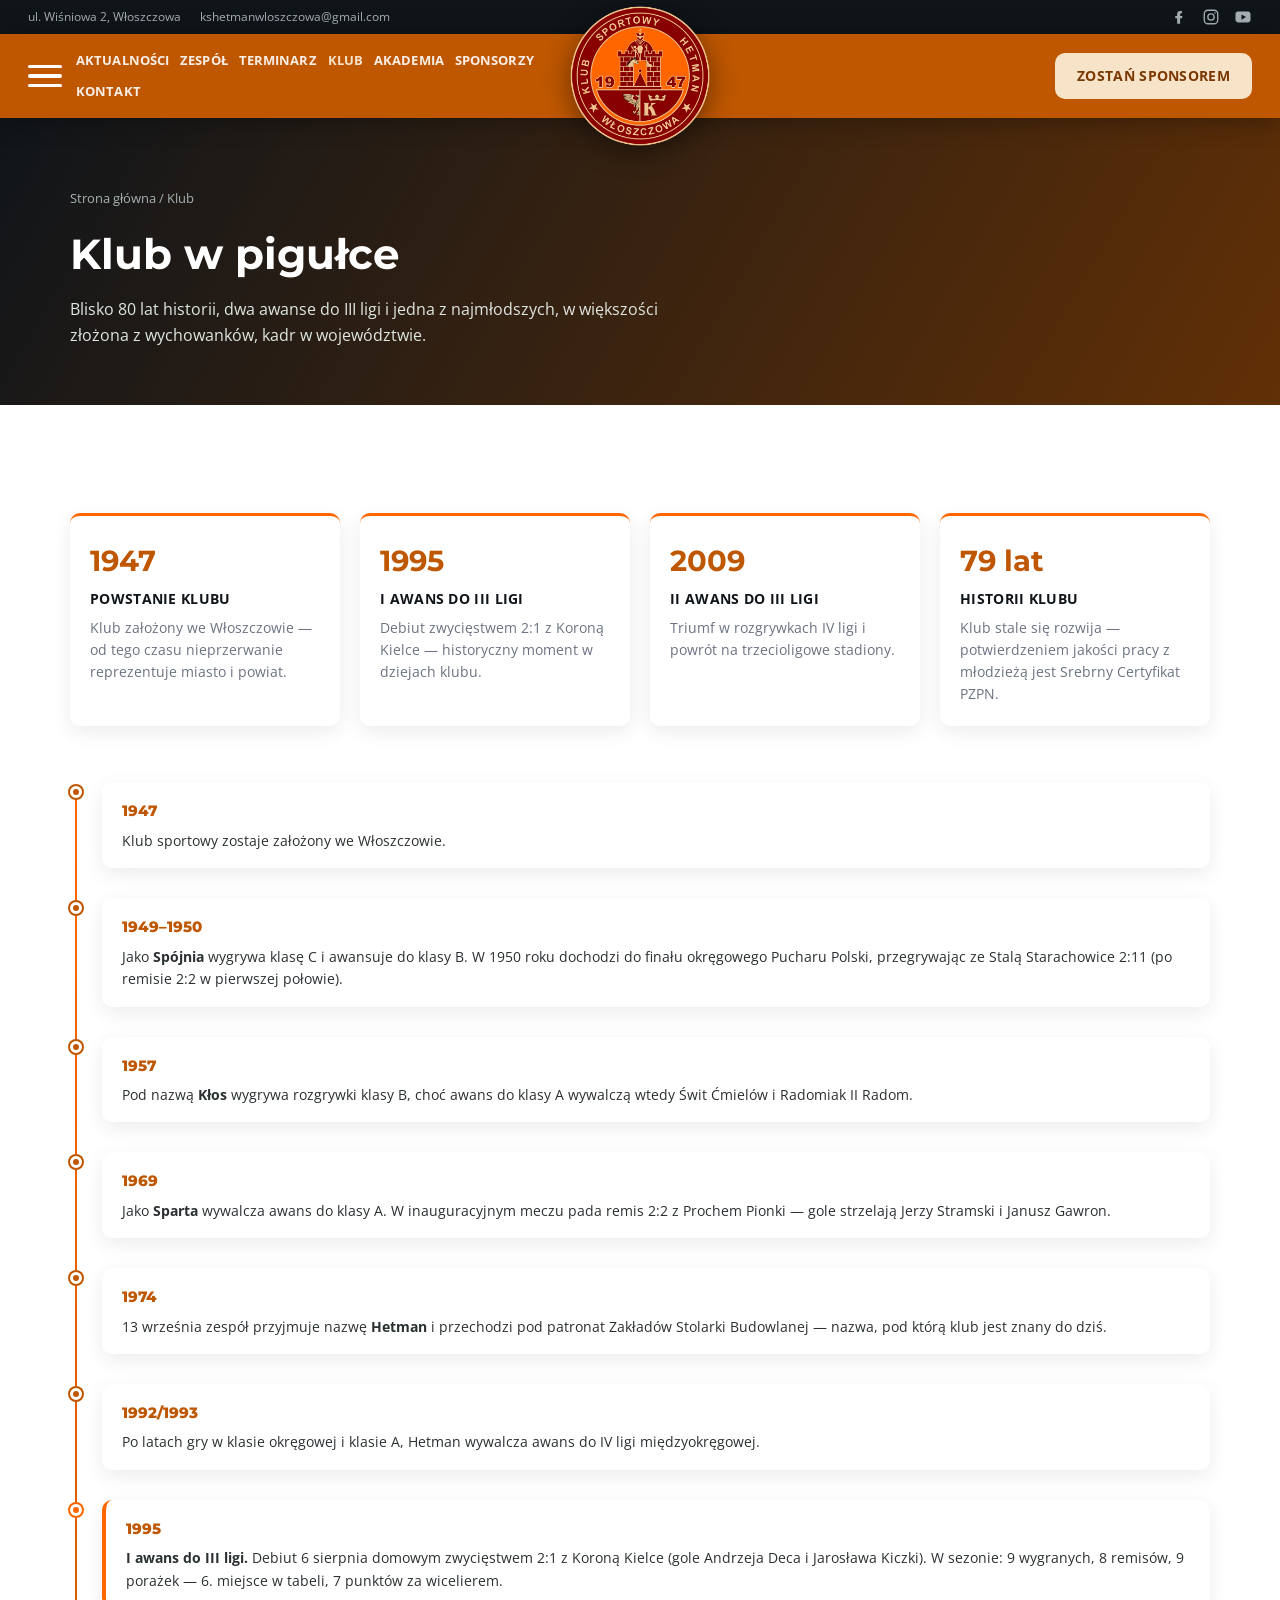
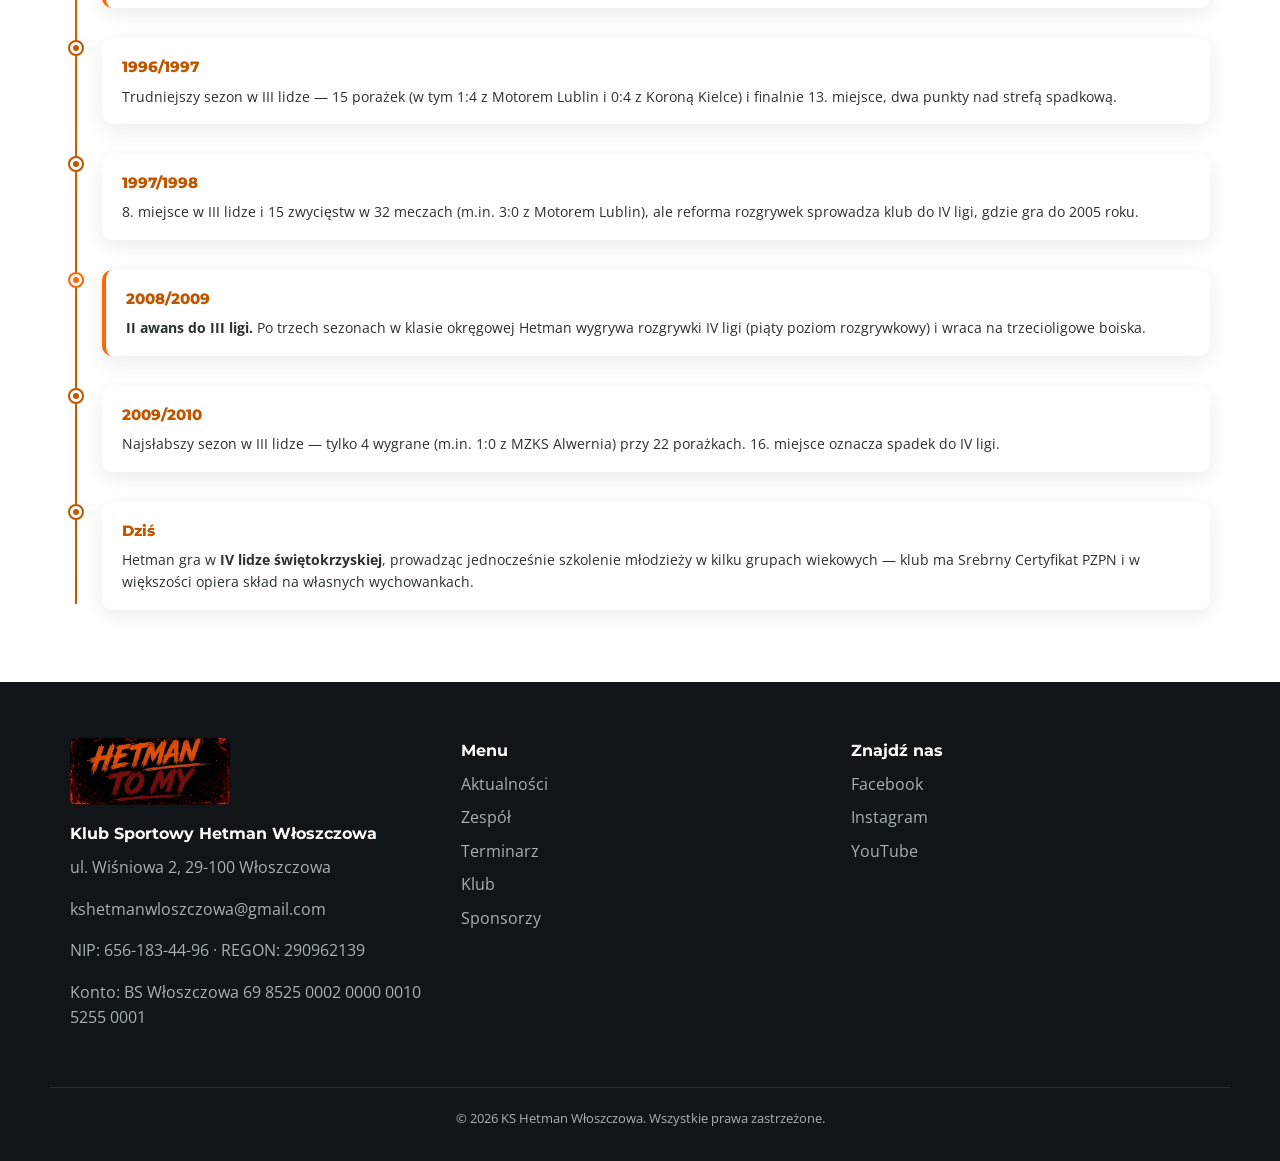
<file: Strona-hetman/klub.html>
<!DOCTYPE html>
<html lang="pl">
<head>
<meta charset="UTF-8">
<meta name="viewport" content="width=device-width, initial-scale=1.0">
<title>Klub — KS Hetman Włoszczowa</title>
<meta name="description" content="Historia KS Hetman Włoszczowa — blisko 80 lat klubu, dwa awanse do III ligi.">
<link rel="preconnect" href="https://fonts.googleapis.com">
<link href="https://fonts.googleapis.com/css2?family=Montserrat:wght@400;600;700;800;900&family=Open+Sans:wght@400;600&display=swap" rel="stylesheet">
<link rel="stylesheet" href="style.css">
</head>
<body>

<div class="topbar">
  <div class="topbar-inner">
    <div class="topbar-contact">
      <span>ul. Wiśniowa 2, Włoszczowa</span>
      <span>kshetmanwloszczowa@gmail.com</span>
    </div>
    <div class="topbar-social">
      <a href="#" aria-label="Facebook"><svg viewBox="0 0 24 24" width="18" height="18" fill="currentColor" aria-hidden="true"><path d="M13.5 21v-7.5h2.5l.5-3h-3V8.5c0-.9.3-1.5 1.6-1.5H16V4.2C15.6 4.1 14.6 4 13.5 4c-2.4 0-4 1.5-4 4.2V10.5H7v3h2.5V21h4z"/></svg></a>
      <a href="#" aria-label="Instagram"><svg viewBox="0 0 24 24" width="18" height="18" fill="none" stroke="currentColor" stroke-width="1.8" aria-hidden="true"><rect x="3" y="3" width="18" height="18" rx="5"/><circle cx="12" cy="12" r="4.2"/><circle cx="17.3" cy="6.7" r="1" fill="currentColor" stroke="none"/></svg></a>
      <a href="#" aria-label="YouTube"><svg viewBox="0 0 24 24" width="18" height="18" fill="currentColor" aria-hidden="true"><path d="M22 8.2c0-1.8-1.4-3.2-3.2-3.4C16.6 4.5 12 4.5 12 4.5s-4.6 0-6.8.3C3.4 5 2 6.4 2 8.2v7.6c0 1.8 1.4 3.2 3.2 3.4 2.2.3 6.8.3 6.8.3s4.6 0 6.8-.3c1.8-.2 3.2-1.6 3.2-3.4V8.2zM10 15.5v-7l6 3.5-6 3.5z"/></svg></a>
    </div>
  </div>
</div>

<header class="site-header">
  <div class="navbar">
    <div class="navbar-left">
      <button class="nav-toggle" id="navToggle" aria-label="Otwórz menu"><span></span><span></span><span></span></button>
      <nav class="main-nav" id="mainNav">
      <a href="aktualnosci.html">Aktualności</a>
      <a href="zespol.html">Zespół</a>
      <a href="terminarz.html">Terminarz</a>
      <a href="klub.html" class="active">Klub</a>
      <a href="akademia.html">Akademia</a>
      <a href="sponsorzy.html">Sponsorzy</a>
      <a href="kontakt.html">Kontakt</a>
    </nav>
    </div>

    <a class="brand brand-center" href="index.html">
      <img class="brand-logo" src="logo-klubu.png" alt="Herb KS Hetman Włoszczowa" onerror="this.src='placeholder-logo.svg'">
    </a>

    <div class="navbar-right">
      <a class="btn btn-cta" href="sponsorzy.html">Zostań sponsorem</a>
    </div>
  </div>
</header>

<section class="page-hero">
  <div class="container">
    <span class="breadcrumb"><a href="index.html">Strona główna</a> / Klub</span>
    <h1>Klub w pigułce</h1>
    <p>Blisko 80 lat historii, dwa awanse do III ligi i jedna z najmłodszych, w większości złożona z wychowanków, kadr w województwie.</p>
  </div>
</section>

<section class="section history-section" id="klub">
  <div class="container">
    <div class="history-stats reveal-group">
      <div class="history-stat reveal-item">
        <strong class="counter" data-target="1947" data-format="year">0</strong>
        <span>Powstanie klubu</span>
        <p>Klub założony we Włoszczowie — od tego czasu nieprzerwanie reprezentuje miasto i powiat.</p>
      </div>
      <div class="history-stat reveal-item">
        <strong class="counter" data-target="1995" data-format="year">0</strong>
        <span>I awans do III ligi</span>
        <p>Debiut zwycięstwem 2:1 z Koroną Kielce — historyczny moment w dziejach klubu.</p>
      </div>
      <div class="history-stat reveal-item">
        <strong class="counter" data-target="2009" data-format="year">0</strong>
        <span>II awans do III ligi</span>
        <p>Triumf w rozgrywkach IV ligi i powrót na trzecioligowe stadiony.</p>
      </div>
      <div class="history-stat reveal-item">
        <strong><span class="counter" data-target="79">0</span> lat</strong>
        <span>historii klubu</span>
        <p>Klub stale się rozwija — potwierdzeniem jakości pracy z młodzieżą jest Srebrny Certyfikat PZPN.</p>
      </div>
    </div>

    <div class="timeline">
      <div class="timeline-line" aria-hidden="true"></div>

      <div class="timeline-item reveal-item">
        <div class="timeline-dot"></div>
        <div class="timeline-card">
          <span class="timeline-year">1947</span>
          <p>Klub sportowy zostaje założony we Włoszczowie.</p>
        </div>
      </div>

      <div class="timeline-item reveal-item">
        <div class="timeline-dot"></div>
        <div class="timeline-card">
          <span class="timeline-year">1949–1950</span>
          <p>Jako <strong>Spójnia</strong> wygrywa klasę C i awansuje do klasy B. W 1950 roku dochodzi do finału okręgowego Pucharu Polski, przegrywając ze Stalą Starachowice 2:11 (po remisie 2:2 w pierwszej połowie).</p>
        </div>
      </div>

      <div class="timeline-item reveal-item">
        <div class="timeline-dot"></div>
        <div class="timeline-card">
          <span class="timeline-year">1957</span>
          <p>Pod nazwą <strong>Kłos</strong> wygrywa rozgrywki klasy B, choć awans do klasy A wywalczą wtedy Świt Ćmielów i Radomiak II Radom.</p>
        </div>
      </div>

      <div class="timeline-item reveal-item">
        <div class="timeline-dot"></div>
        <div class="timeline-card">
          <span class="timeline-year">1969</span>
          <p>Jako <strong>Sparta</strong> wywalcza awans do klasy A. W inauguracyjnym meczu pada remis 2:2 z Prochem Pionki — gole strzelają Jerzy Stramski i Janusz Gawron.</p>
        </div>
      </div>

      <div class="timeline-item reveal-item">
        <div class="timeline-dot"></div>
        <div class="timeline-card">
          <span class="timeline-year">1974</span>
          <p>13 września zespół przyjmuje nazwę <strong>Hetman</strong> i przechodzi pod patronat Zakładów Stolarki Budowlanej — nazwa, pod którą klub jest znany do dziś.</p>
        </div>
      </div>

      <div class="timeline-item reveal-item">
        <div class="timeline-dot"></div>
        <div class="timeline-card">
          <span class="timeline-year">1992/1993</span>
          <p>Po latach gry w klasie okręgowej i klasie A, Hetman wywalcza awans do IV ligi międzyokręgowej.</p>
        </div>
      </div>

      <div class="timeline-item reveal-item">
        <div class="timeline-dot timeline-dot-highlight"></div>
        <div class="timeline-card timeline-card-highlight">
          <span class="timeline-year">1995</span>
          <p><strong>I awans do III ligi.</strong> Debiut 6 sierpnia domowym zwycięstwem 2:1 z Koroną Kielce (gole Andrzeja Deca i Jarosława Kiczki). W sezonie: 9 wygranych, 8 remisów, 9 porażek — 6. miejsce w tabeli, 7 punktów za wicelierem.</p>
        </div>
      </div>

      <div class="timeline-item reveal-item">
        <div class="timeline-dot"></div>
        <div class="timeline-card">
          <span class="timeline-year">1996/1997</span>
          <p>Trudniejszy sezon w III lidze — 15 porażek (w tym 1:4 z Motorem Lublin i 0:4 z Koroną Kielce) i finalnie 13. miejsce, dwa punkty nad strefą spadkową.</p>
        </div>
      </div>

      <div class="timeline-item reveal-item">
        <div class="timeline-dot"></div>
        <div class="timeline-card">
          <span class="timeline-year">1997/1998</span>
          <p>8. miejsce w III lidze i 15 zwycięstw w 32 meczach (m.in. 3:0 z Motorem Lublin), ale reforma rozgrywek sprowadza klub do IV ligi, gdzie gra do 2005 roku.</p>
        </div>
      </div>

      <div class="timeline-item reveal-item">
        <div class="timeline-dot timeline-dot-highlight"></div>
        <div class="timeline-card timeline-card-highlight">
          <span class="timeline-year">2008/2009</span>
          <p><strong>II awans do III ligi.</strong> Po trzech sezonach w klasie okręgowej Hetman wygrywa rozgrywki IV ligi (piąty poziom rozgrywkowy) i wraca na trzecioligowe boiska.</p>
        </div>
      </div>

      <div class="timeline-item reveal-item">
        <div class="timeline-dot"></div>
        <div class="timeline-card">
          <span class="timeline-year">2009/2010</span>
          <p>Najsłabszy sezon w III lidze — tylko 4 wygrane (m.in. 1:0 z MZKS Alwernia) przy 22 porażkach. 16. miejsce oznacza spadek do IV ligi.</p>
        </div>
      </div>

      <div class="timeline-item reveal-item">
        <div class="timeline-dot"></div>
        <div class="timeline-card">
          <span class="timeline-year">Dziś</span>
          <p>Hetman gra w <strong>IV lidze świętokrzyskiej</strong>, prowadząc jednocześnie szkolenie młodzieży w kilku grupach wiekowych — klub ma Srebrny Certyfikat PZPN i w większości opiera skład na własnych wychowankach.</p>
        </div>
      </div>
    </div>
  </div>
</section>

<footer class="site-footer">
  <div class="container footer-grid">
    <div>
      <img class="footer-banner" src="hetman-to-my.jpg" alt="Hetman to My — KS Hetman Włoszczowa">
      <h3>Klub Sportowy Hetman Włoszczowa</h3>
      <p>ul. Wiśniowa 2, 29-100 Włoszczowa</p>
      <p><a href="mailto:kshetmanwloszczowa@gmail.com">kshetmanwloszczowa@gmail.com</a></p>
      <p>NIP: 656-183-44-96 &middot; REGON: 290962139</p>
      <p>Konto: BS Włoszczowa 69 8525 0002 0000 0010 5255 0001</p>
    </div>
    <div>
      <h3>Menu</h3>
      <a href="aktualnosci.html">Aktualności</a>
      <a href="zespol.html">Zespół</a>
      <a href="terminarz.html">Terminarz</a>
      <a href="klub.html">Klub</a>
      <a href="sponsorzy.html">Sponsorzy</a>
    </div>
    <div>
      <h3>Znajdź nas</h3>
      <a href="#">Facebook</a>
      <a href="#">Instagram</a>
      <a href="#">YouTube</a>
    </div>
  </div>
  <div class="container footer-bottom">
    <p>&copy; <span id="year"></span> KS Hetman Włoszczowa. Wszystkie prawa zastrzeżone.</p>
  </div>
</footer>

<script src="script.js"></script>
</body>
</html>
</file>
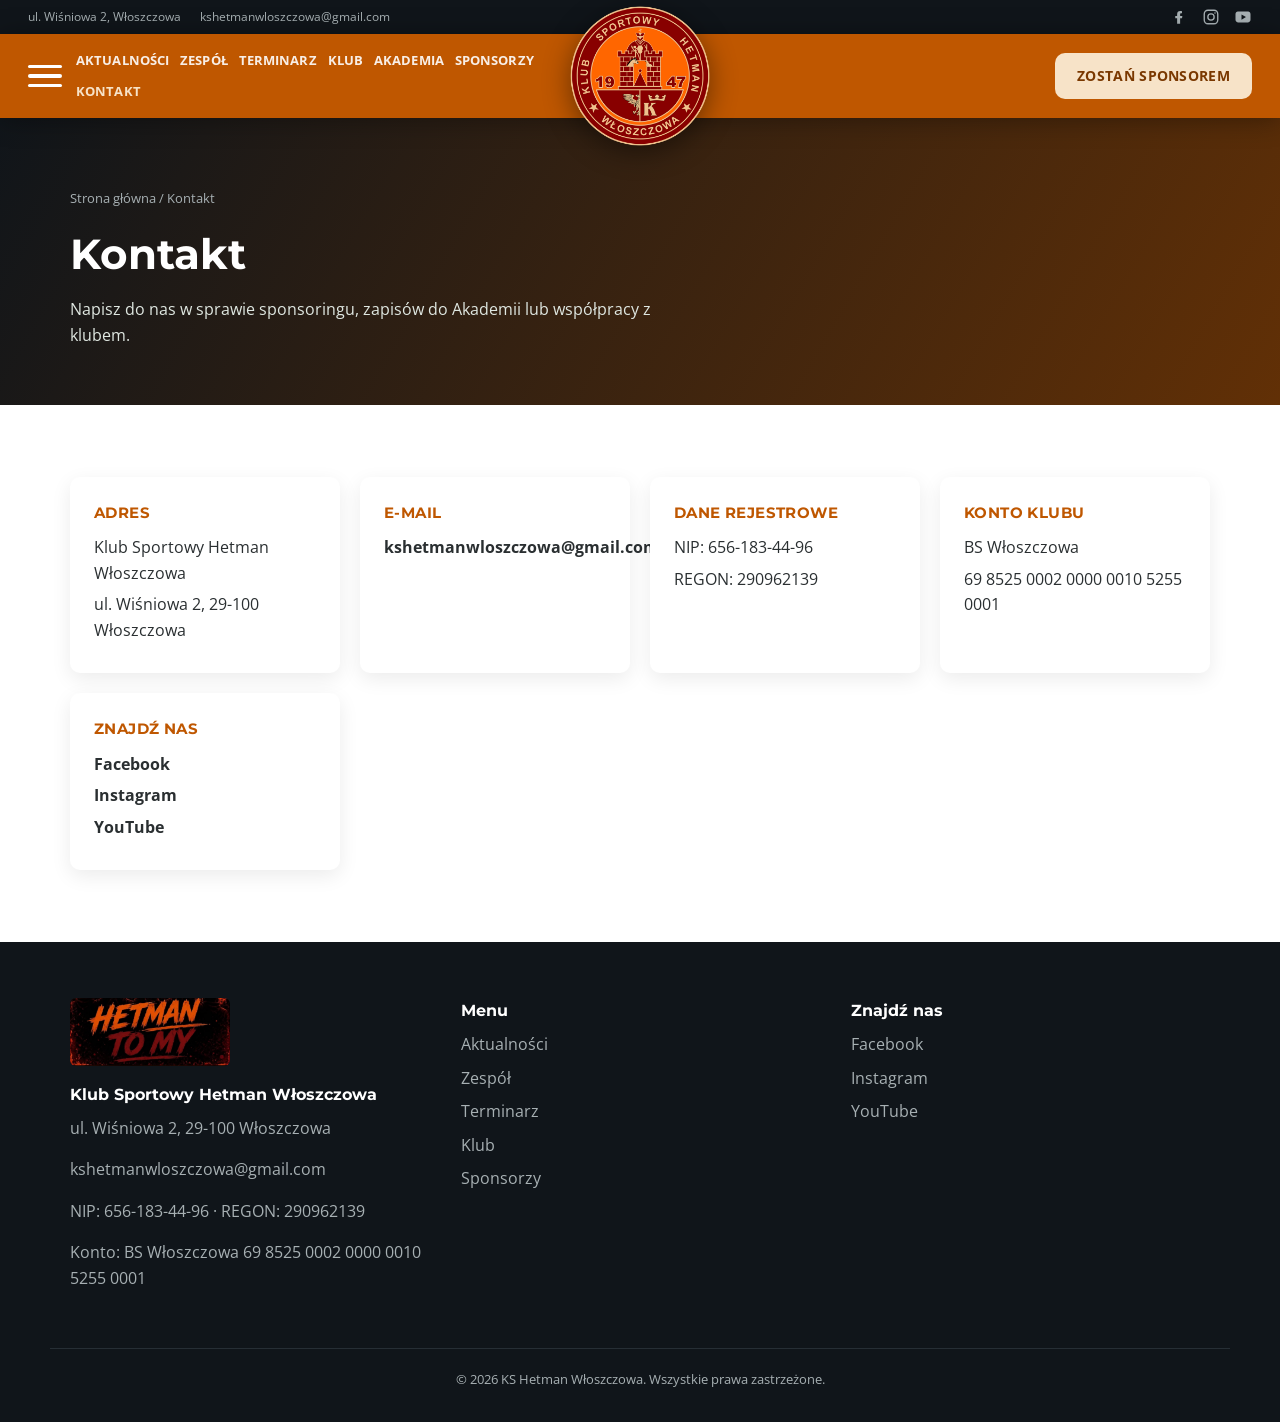
<file: Strona-hetman/kontakt.html>
<!DOCTYPE html>
<html lang="pl">
<head>
<meta charset="UTF-8">
<meta name="viewport" content="width=device-width, initial-scale=1.0">
<title>Kontakt — KS Hetman Włoszczowa</title>
<meta name="description" content="Dane kontaktowe KS Hetman Włoszczowa — adres, e-mail, dane do przelewów.">
<link rel="preconnect" href="https://fonts.googleapis.com">
<link href="https://fonts.googleapis.com/css2?family=Montserrat:wght@400;600;700;800;900&family=Open+Sans:wght@400;600&display=swap" rel="stylesheet">
<link rel="stylesheet" href="style.css">
</head>
<body>

<div class="topbar">
  <div class="topbar-inner">
    <div class="topbar-contact">
      <span>ul. Wiśniowa 2, Włoszczowa</span>
      <span>kshetmanwloszczowa@gmail.com</span>
    </div>
    <div class="topbar-social">
      <a href="#" aria-label="Facebook"><svg viewBox="0 0 24 24" width="18" height="18" fill="currentColor" aria-hidden="true"><path d="M13.5 21v-7.5h2.5l.5-3h-3V8.5c0-.9.3-1.5 1.6-1.5H16V4.2C15.6 4.1 14.6 4 13.5 4c-2.4 0-4 1.5-4 4.2V10.5H7v3h2.5V21h4z"/></svg></a>
      <a href="#" aria-label="Instagram"><svg viewBox="0 0 24 24" width="18" height="18" fill="none" stroke="currentColor" stroke-width="1.8" aria-hidden="true"><rect x="3" y="3" width="18" height="18" rx="5"/><circle cx="12" cy="12" r="4.2"/><circle cx="17.3" cy="6.7" r="1" fill="currentColor" stroke="none"/></svg></a>
      <a href="#" aria-label="YouTube"><svg viewBox="0 0 24 24" width="18" height="18" fill="currentColor" aria-hidden="true"><path d="M22 8.2c0-1.8-1.4-3.2-3.2-3.4C16.6 4.5 12 4.5 12 4.5s-4.6 0-6.8.3C3.4 5 2 6.4 2 8.2v7.6c0 1.8 1.4 3.2 3.2 3.4 2.2.3 6.8.3 6.8.3s4.6 0 6.8-.3c1.8-.2 3.2-1.6 3.2-3.4V8.2zM10 15.5v-7l6 3.5-6 3.5z"/></svg></a>
    </div>
  </div>
</div>

<header class="site-header">
  <div class="navbar">
    <div class="navbar-left">
      <button class="nav-toggle" id="navToggle" aria-label="Otwórz menu"><span></span><span></span><span></span></button>
      <nav class="main-nav" id="mainNav">
      <a href="aktualnosci.html">Aktualności</a>
      <a href="zespol.html">Zespół</a>
      <a href="terminarz.html">Terminarz</a>
      <a href="klub.html">Klub</a>
      <a href="akademia.html">Akademia</a>
      <a href="sponsorzy.html">Sponsorzy</a>
      <a href="kontakt.html" class="active">Kontakt</a>
    </nav>
    </div>

    <a class="brand brand-center" href="index.html">
      <img class="brand-logo" src="logo-klubu.png" alt="Herb KS Hetman Włoszczowa" onerror="this.src='placeholder-logo.svg'">
    </a>

    <div class="navbar-right">
      <a class="btn btn-cta" href="sponsorzy.html">Zostań sponsorem</a>
    </div>
  </div>
</header>

<section class="page-hero">
  <div class="container">
    <span class="breadcrumb"><a href="index.html">Strona główna</a> / Kontakt</span>
    <h1>Kontakt</h1>
    <p>Napisz do nas w sprawie sponsoringu, zapisów do Akademii lub współpracy z klubem.</p>
  </div>
</section>

<section class="section" id="kontakt">
  <div class="container">
    <div class="contact-grid">
      <div class="contact-card">
        <h3>Adres</h3>
        <p>Klub Sportowy Hetman Włoszczowa</p>
        <p>ul. Wiśniowa 2, 29-100 Włoszczowa</p>
      </div>
      <div class="contact-card">
        <h3>E-mail</h3>
        <p><a href="mailto:kshetmanwloszczowa@gmail.com">kshetmanwloszczowa@gmail.com</a></p>
      </div>
      <div class="contact-card">
        <h3>Dane rejestrowe</h3>
        <p>NIP: 656-183-44-96</p>
        <p>REGON: 290962139</p>
      </div>
      <div class="contact-card">
        <h3>Konto klubu</h3>
        <p>BS Włoszczowa</p>
        <p>69 8525 0002 0000 0010 5255 0001</p>
      </div>
      <div class="contact-card">
        <h3>Znajdź nas</h3>
        <p><a href="#">Facebook</a></p>
        <p><a href="#">Instagram</a></p>
        <p><a href="#">YouTube</a></p>
      </div>
    </div>
  </div>
</section>

<footer class="site-footer">
  <div class="container footer-grid">
    <div>
      <img class="footer-banner" src="hetman-to-my.jpg" alt="Hetman to My — KS Hetman Włoszczowa">
      <h3>Klub Sportowy Hetman Włoszczowa</h3>
      <p>ul. Wiśniowa 2, 29-100 Włoszczowa</p>
      <p><a href="mailto:kshetmanwloszczowa@gmail.com">kshetmanwloszczowa@gmail.com</a></p>
      <p>NIP: 656-183-44-96 &middot; REGON: 290962139</p>
      <p>Konto: BS Włoszczowa 69 8525 0002 0000 0010 5255 0001</p>
    </div>
    <div>
      <h3>Menu</h3>
      <a href="aktualnosci.html">Aktualności</a>
      <a href="zespol.html">Zespół</a>
      <a href="terminarz.html">Terminarz</a>
      <a href="klub.html">Klub</a>
      <a href="sponsorzy.html">Sponsorzy</a>
    </div>
    <div>
      <h3>Znajdź nas</h3>
      <a href="#">Facebook</a>
      <a href="#">Instagram</a>
      <a href="#">YouTube</a>
    </div>
  </div>
  <div class="container footer-bottom">
    <p>&copy; <span id="year"></span> KS Hetman Włoszczowa. Wszystkie prawa zastrzeżone.</p>
  </div>
</footer>

<script src="script.js"></script>
</body>
</html>
</file>
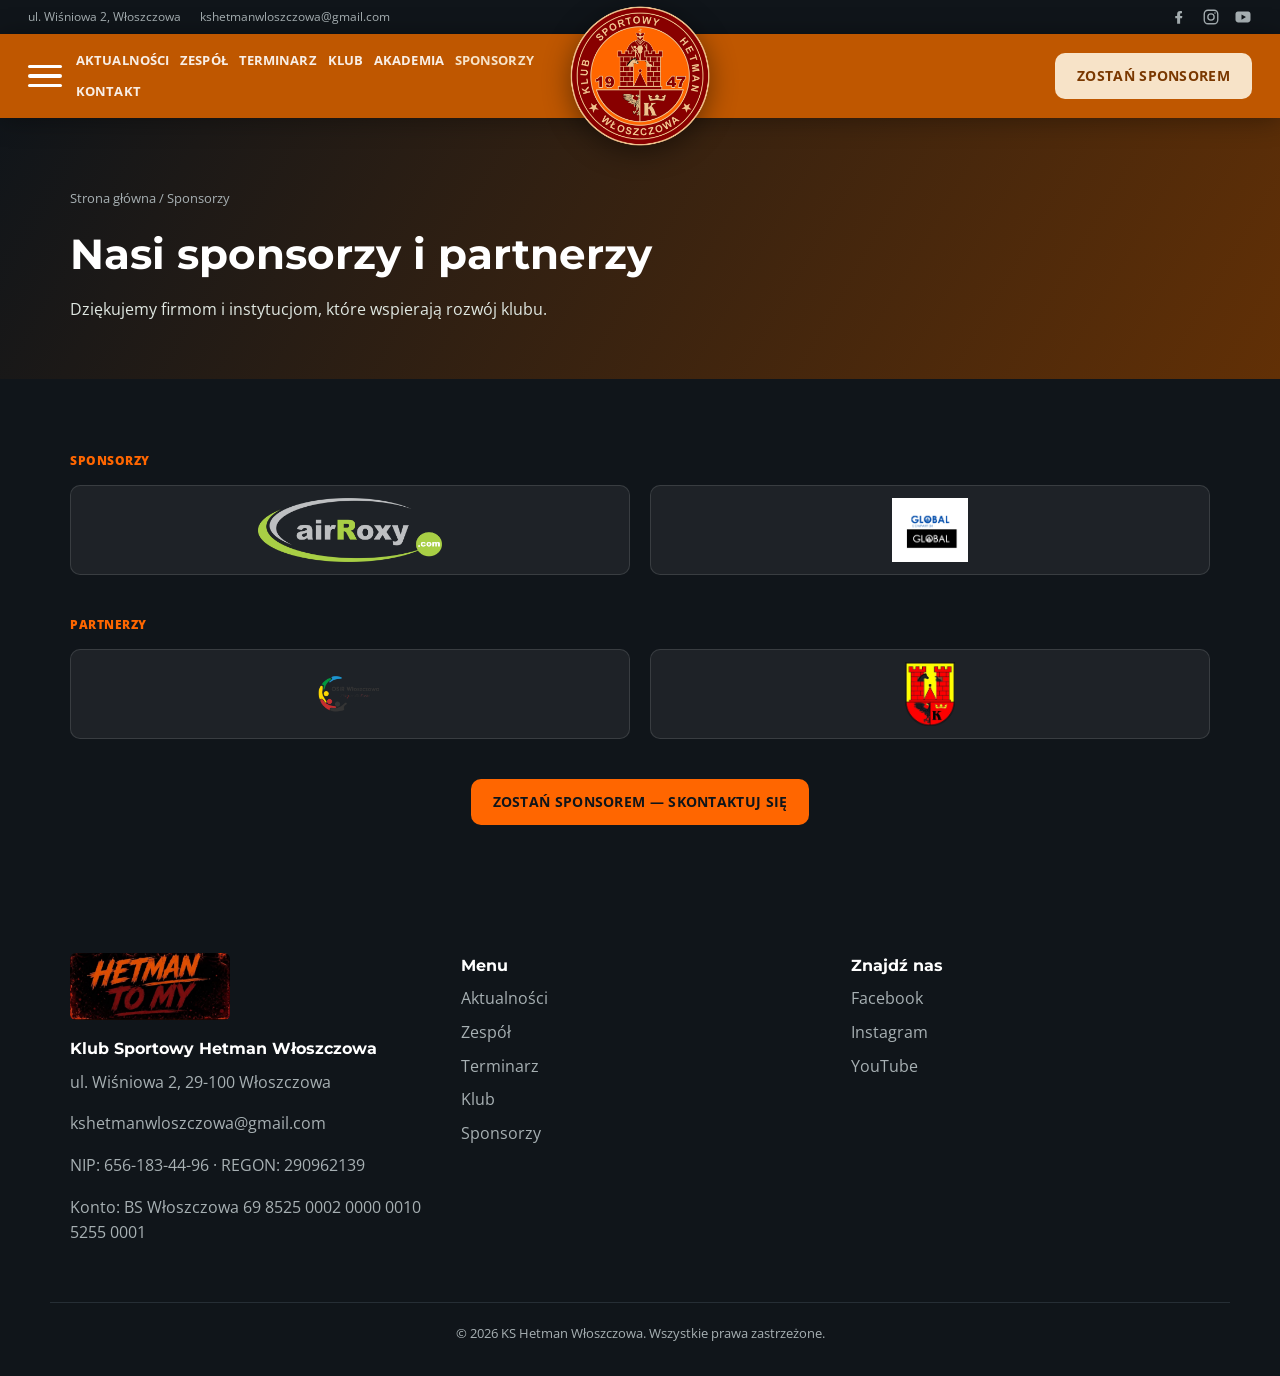
<file: Strona-hetman/sponsorzy.html>
<!DOCTYPE html>
<html lang="pl">
<head>
<meta charset="UTF-8">
<meta name="viewport" content="width=device-width, initial-scale=1.0">
<title>Sponsorzy — KS Hetman Włoszczowa</title>
<meta name="description" content="Sponsorzy i partnerzy KS Hetman Włoszczowa.">
<link rel="preconnect" href="https://fonts.googleapis.com">
<link href="https://fonts.googleapis.com/css2?family=Montserrat:wght@400;600;700;800;900&family=Open+Sans:wght@400;600&display=swap" rel="stylesheet">
<link rel="stylesheet" href="style.css">
</head>
<body>

<div class="topbar">
  <div class="topbar-inner">
    <div class="topbar-contact">
      <span>ul. Wiśniowa 2, Włoszczowa</span>
      <span>kshetmanwloszczowa@gmail.com</span>
    </div>
    <div class="topbar-social">
      <a href="#" aria-label="Facebook"><svg viewBox="0 0 24 24" width="18" height="18" fill="currentColor" aria-hidden="true"><path d="M13.5 21v-7.5h2.5l.5-3h-3V8.5c0-.9.3-1.5 1.6-1.5H16V4.2C15.6 4.1 14.6 4 13.5 4c-2.4 0-4 1.5-4 4.2V10.5H7v3h2.5V21h4z"/></svg></a>
      <a href="#" aria-label="Instagram"><svg viewBox="0 0 24 24" width="18" height="18" fill="none" stroke="currentColor" stroke-width="1.8" aria-hidden="true"><rect x="3" y="3" width="18" height="18" rx="5"/><circle cx="12" cy="12" r="4.2"/><circle cx="17.3" cy="6.7" r="1" fill="currentColor" stroke="none"/></svg></a>
      <a href="#" aria-label="YouTube"><svg viewBox="0 0 24 24" width="18" height="18" fill="currentColor" aria-hidden="true"><path d="M22 8.2c0-1.8-1.4-3.2-3.2-3.4C16.6 4.5 12 4.5 12 4.5s-4.6 0-6.8.3C3.4 5 2 6.4 2 8.2v7.6c0 1.8 1.4 3.2 3.2 3.4 2.2.3 6.8.3 6.8.3s4.6 0 6.8-.3c1.8-.2 3.2-1.6 3.2-3.4V8.2zM10 15.5v-7l6 3.5-6 3.5z"/></svg></a>
    </div>
  </div>
</div>

<header class="site-header">
  <div class="navbar">
    <div class="navbar-left">
      <button class="nav-toggle" id="navToggle" aria-label="Otwórz menu"><span></span><span></span><span></span></button>
      <nav class="main-nav" id="mainNav">
      <a href="aktualnosci.html">Aktualności</a>
      <a href="zespol.html">Zespół</a>
      <a href="terminarz.html">Terminarz</a>
      <a href="klub.html">Klub</a>
      <a href="akademia.html">Akademia</a>
      <a href="sponsorzy.html" class="active">Sponsorzy</a>
      <a href="kontakt.html">Kontakt</a>
    </nav>
    </div>

    <a class="brand brand-center" href="index.html">
      <img class="brand-logo" src="logo-klubu.png" alt="Herb KS Hetman Włoszczowa" onerror="this.src='placeholder-logo.svg'">
    </a>

    <div class="navbar-right">
      <a class="btn btn-cta" href="sponsorzy.html">Zostań sponsorem</a>
    </div>
  </div>
</header>

<section class="page-hero">
  <div class="container">
    <span class="breadcrumb"><a href="index.html">Strona główna</a> / Sponsorzy</span>
    <h1>Nasi sponsorzy i partnerzy</h1>
    <p>Dziękujemy firmom i instytucjom, które wspierają rozwój klubu.</p>
  </div>
</section>

<!--
  LOGA SPONSORÓW I PARTNERÓW:
  1) Wgraj pliki PNG/JPG (najlepiej przezroczyste tło, ok. 300x150px) do głównego katalogu repo
  2) Podmień src, alt i href poniżej na dane konkretnego sponsora/partnera
  3) Dodawaj kolejne <a class="sponsor-logo"> wg potrzeb w każdej z grup (Sponsorzy / Partnerzy),
     a jeśli pojawi się sponsor tytularny, można dodać osobny blok "Sponsor główny" z klasą sponsor-logo-lg
-->
<section class="section section-dark" id="sponsorzy">
  <div class="container">
    <div class="sponsor-tier">
      <span class="sponsor-tier-label">Sponsorzy</span>
      <div class="sponsors-grid">
        <a class="sponsor-logo" href="https://airroxy.com" target="_blank" rel="noopener">
          <img src="sponsor-01.png" alt="airRoxy" onerror="this.parentElement.classList.add('sponsor-empty')">
        </a>
        <a class="sponsor-logo" href="#" target="_blank" rel="noopener">
          <img src="sponsor-02.jpg" alt="Global Company 24" onerror="this.parentElement.classList.add('sponsor-empty')">
        </a>
      </div>
    </div>

    <div class="sponsor-tier">
      <span class="sponsor-tier-label">Partnerzy</span>
      <div class="sponsors-grid sponsors-grid-sm">
        <a class="sponsor-logo" href="#" target="_blank" rel="noopener">
          <img src="partner-01.png" alt="OSiR Włoszczowa" onerror="this.parentElement.classList.add('sponsor-empty')">
        </a>
        <a class="sponsor-logo" href="#" target="_blank" rel="noopener">
          <img src="partner-02.png" alt="Gmina Włoszczowa" onerror="this.parentElement.classList.add('sponsor-empty')">
        </a>
      </div>
    </div>

    <div class="section-more">
      <a class="btn btn-primary" href="kontakt.html">Zostań sponsorem — skontaktuj się</a>
    </div>
  </div>
</section>

<footer class="site-footer">
  <div class="container footer-grid">
    <div>
      <img class="footer-banner" src="hetman-to-my.jpg" alt="Hetman to My — KS Hetman Włoszczowa">
      <h3>Klub Sportowy Hetman Włoszczowa</h3>
      <p>ul. Wiśniowa 2, 29-100 Włoszczowa</p>
      <p><a href="mailto:kshetmanwloszczowa@gmail.com">kshetmanwloszczowa@gmail.com</a></p>
      <p>NIP: 656-183-44-96 &middot; REGON: 290962139</p>
      <p>Konto: BS Włoszczowa 69 8525 0002 0000 0010 5255 0001</p>
    </div>
    <div>
      <h3>Menu</h3>
      <a href="aktualnosci.html">Aktualności</a>
      <a href="zespol.html">Zespół</a>
      <a href="terminarz.html">Terminarz</a>
      <a href="klub.html">Klub</a>
      <a href="sponsorzy.html">Sponsorzy</a>
    </div>
    <div>
      <h3>Znajdź nas</h3>
      <a href="#">Facebook</a>
      <a href="#">Instagram</a>
      <a href="#">YouTube</a>
    </div>
  </div>
  <div class="container footer-bottom">
    <p>&copy; <span id="year"></span> KS Hetman Włoszczowa. Wszystkie prawa zastrzeżone.</p>
  </div>
</footer>

<script src="script.js"></script>
</body>
</html>
</file>
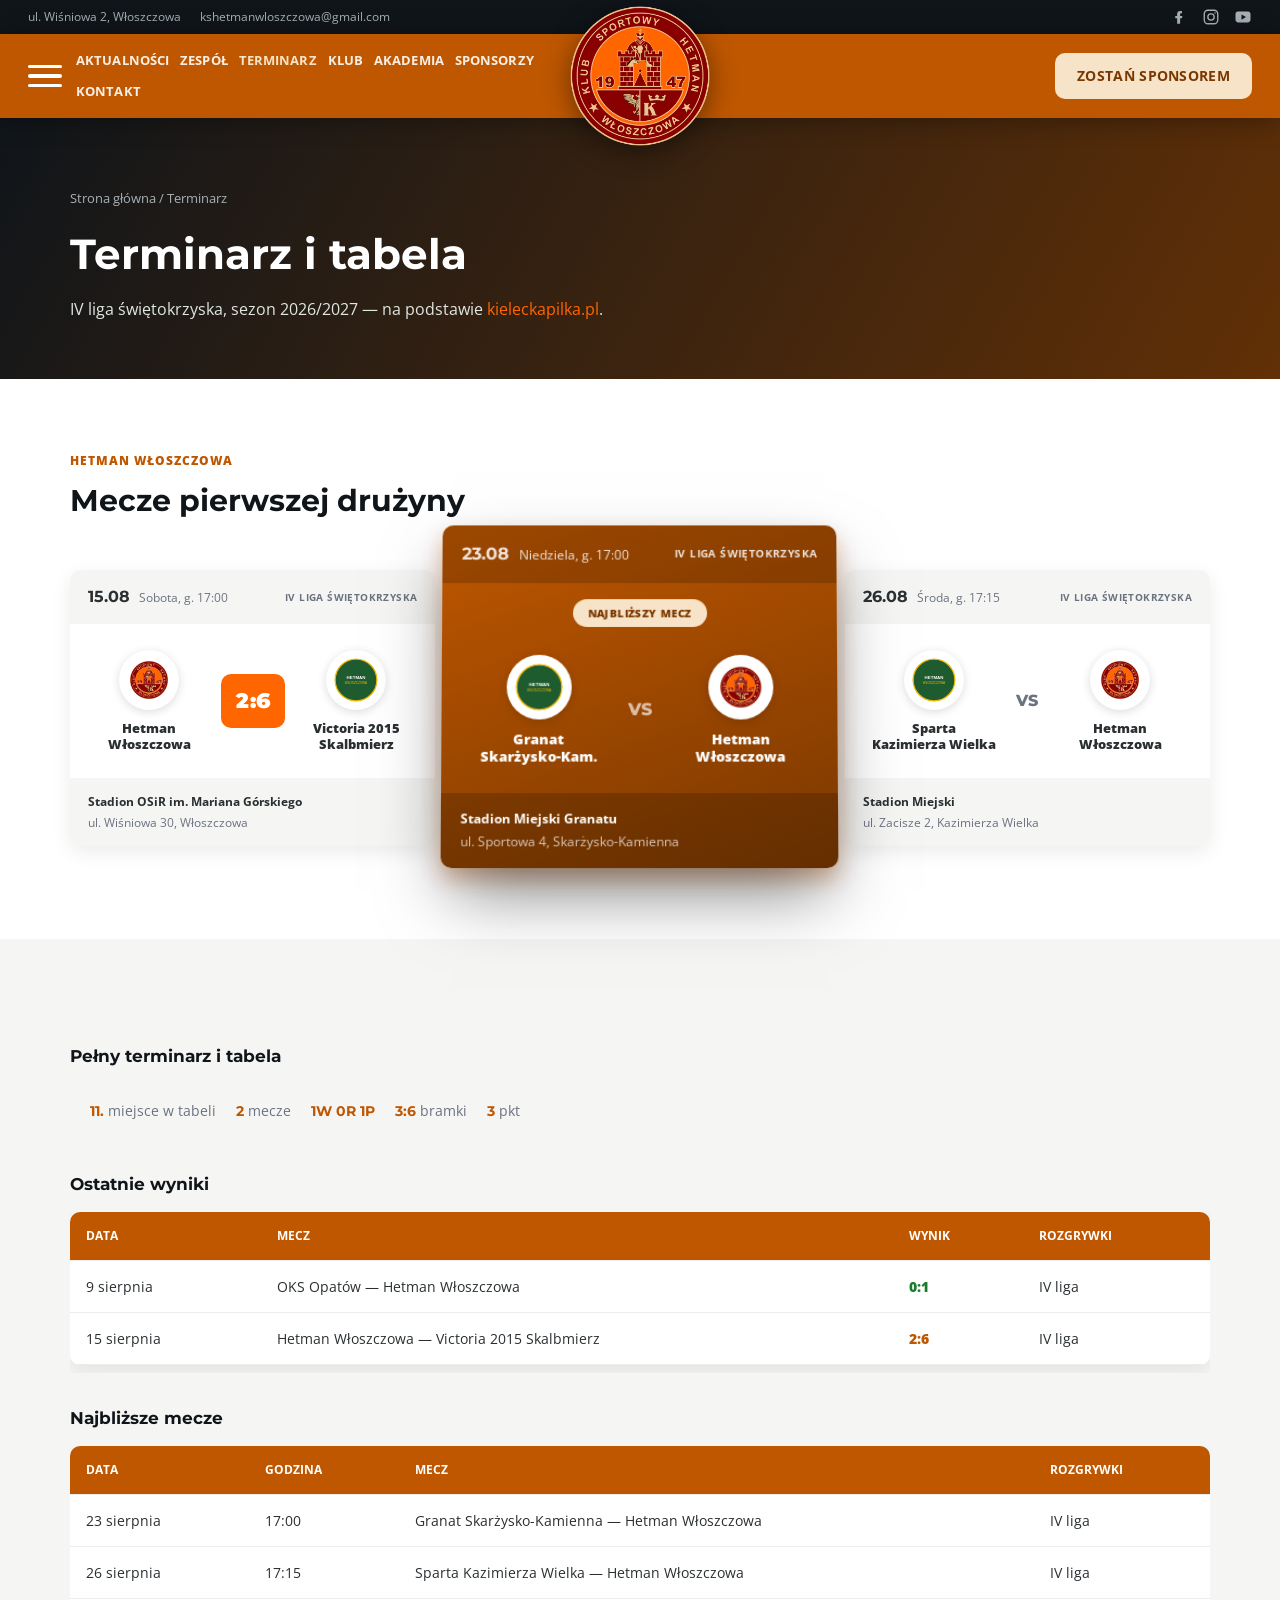
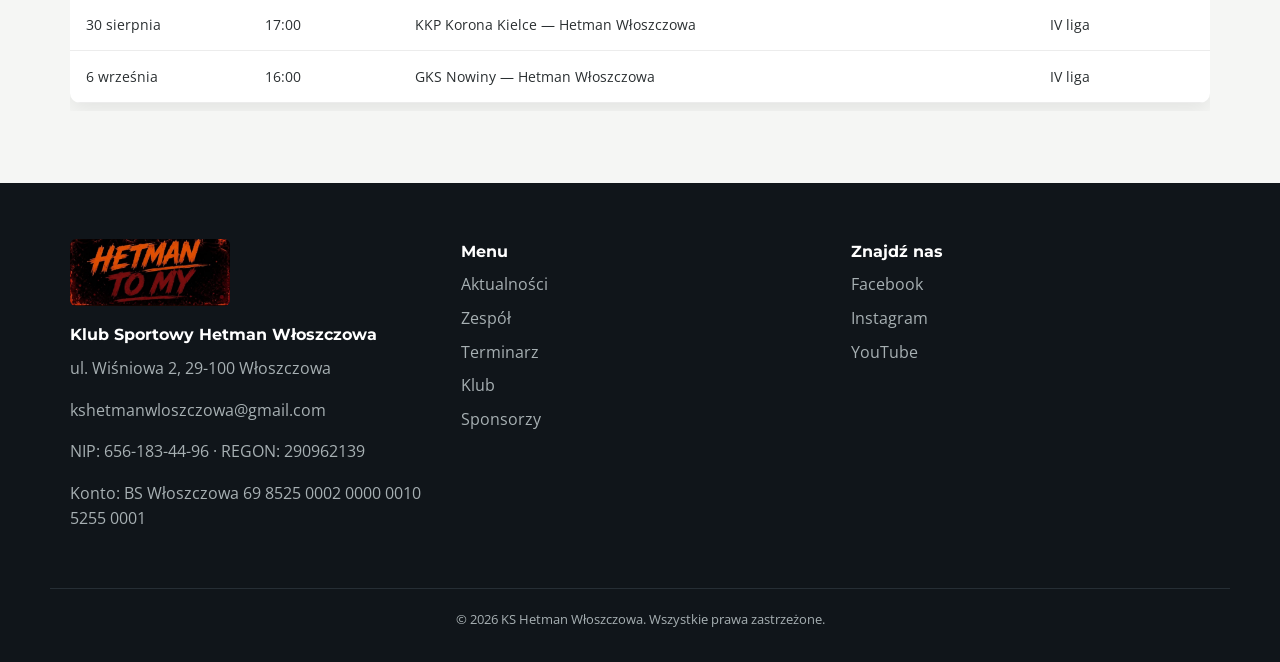
<file: Strona-hetman/terminarz.html>
<!DOCTYPE html>
<html lang="pl">
<head>
<meta charset="UTF-8">
<meta name="viewport" content="width=device-width, initial-scale=1.0">
<title>Terminarz i tabela — KS Hetman Włoszczowa</title>
<meta name="description" content="Terminarz, wyniki i tabela KS Hetman Włoszczowa — IV liga świętokrzyska.">
<link rel="preconnect" href="https://fonts.googleapis.com">
<link href="https://fonts.googleapis.com/css2?family=Montserrat:wght@400;600;700;800;900&family=Open+Sans:wght@400;600&display=swap" rel="stylesheet">
<link rel="stylesheet" href="style.css">
</head>
<body>

<div class="topbar">
  <div class="topbar-inner">
    <div class="topbar-contact">
      <span>ul. Wiśniowa 2, Włoszczowa</span>
      <span>kshetmanwloszczowa@gmail.com</span>
    </div>
    <div class="topbar-social">
      <a href="#" aria-label="Facebook"><svg viewBox="0 0 24 24" width="18" height="18" fill="currentColor" aria-hidden="true"><path d="M13.5 21v-7.5h2.5l.5-3h-3V8.5c0-.9.3-1.5 1.6-1.5H16V4.2C15.6 4.1 14.6 4 13.5 4c-2.4 0-4 1.5-4 4.2V10.5H7v3h2.5V21h4z"/></svg></a>
      <a href="#" aria-label="Instagram"><svg viewBox="0 0 24 24" width="18" height="18" fill="none" stroke="currentColor" stroke-width="1.8" aria-hidden="true"><rect x="3" y="3" width="18" height="18" rx="5"/><circle cx="12" cy="12" r="4.2"/><circle cx="17.3" cy="6.7" r="1" fill="currentColor" stroke="none"/></svg></a>
      <a href="#" aria-label="YouTube"><svg viewBox="0 0 24 24" width="18" height="18" fill="currentColor" aria-hidden="true"><path d="M22 8.2c0-1.8-1.4-3.2-3.2-3.4C16.6 4.5 12 4.5 12 4.5s-4.6 0-6.8.3C3.4 5 2 6.4 2 8.2v7.6c0 1.8 1.4 3.2 3.2 3.4 2.2.3 6.8.3 6.8.3s4.6 0 6.8-.3c1.8-.2 3.2-1.6 3.2-3.4V8.2zM10 15.5v-7l6 3.5-6 3.5z"/></svg></a>
    </div>
  </div>
</div>

<header class="site-header">
  <div class="navbar">
    <div class="navbar-left">
      <button class="nav-toggle" id="navToggle" aria-label="Otwórz menu"><span></span><span></span><span></span></button>
      <nav class="main-nav" id="mainNav">
      <a href="aktualnosci.html">Aktualności</a>
      <a href="zespol.html">Zespół</a>
      <a href="terminarz.html" class="active">Terminarz</a>
      <a href="klub.html">Klub</a>
      <a href="akademia.html">Akademia</a>
      <a href="sponsorzy.html">Sponsorzy</a>
      <a href="kontakt.html">Kontakt</a>
    </nav>
    </div>

    <a class="brand brand-center" href="index.html">
      <img class="brand-logo" src="logo-klubu.png" alt="Herb KS Hetman Włoszczowa" onerror="this.src='placeholder-logo.svg'">
    </a>

    <div class="navbar-right">
      <a class="btn btn-cta" href="sponsorzy.html">Zostań sponsorem</a>
    </div>
  </div>
</header>

<section class="page-hero">
  <div class="container">
    <span class="breadcrumb"><a href="index.html">Strona główna</a> / Terminarz</span>
    <h1>Terminarz i tabela</h1>
    <p>IV liga świętokrzyska, sezon 2026/2027 — na podstawie <a href="https://www.kieleckapilka.pl/club.php?teamid=11" target="_blank" rel="noopener">kieleckapilka.pl</a>.</p>
  </div>
</section>

<!-- ===== MECZE PIERWSZEJ DRUŻYNY — poprzedni / najbliższy / kolejny (styl dużych klubów) ===== -->
<!--
  Adresy stadionów rywali (Skarżysko-Kamienna, Kazimierza Wielka) są orientacyjne —
  podmień na dokładne dane, gdy będą znane. Herby rywali: placeholder-logo.svg,
  podmień na docelowe loga (assets/img/logo/...), gdy będą dostępne.
-->
<section class="section fixture-spotlight-section">
  <div class="container">
    <p class="eyebrow-dark">Hetman Włoszczowa</p>
    <h2 class="section-title">Mecze pierwszej drużyny</h2>

    <div class="fixture-spotlight">
      <article class="fixture-card fixture-card-played">
        <div class="fixture-card-top">
          <span class="fixture-date"><strong>15.08</strong> Sobota, g. 17:00</span>
          <span class="fixture-competition">IV liga świętokrzyska</span>
        </div>
        <div class="fixture-teams">
          <div class="fixture-team">
            <img src="logo-klubu.png" alt="Hetman Włoszczowa" onerror="this.src='placeholder-logo.svg'">
            <span>Hetman<br>Włoszczowa</span>
          </div>
          <div class="fixture-score">2:6</div>
          <div class="fixture-team">
            <img src="placeholder-logo.svg" alt="Victoria 2015 Skalbmierz">
            <span>Victoria 2015<br>Skalbmierz</span>
          </div>
        </div>
        <div class="fixture-venue">
          <span class="fixture-venue-name">Stadion OSiR im. Mariana Górskiego</span>
          <span class="fixture-venue-address">ul. Wiśniowa 30, Włoszczowa</span>
        </div>
      </article>

      <article class="fixture-card fixture-card-next">
        <div class="fixture-card-top">
          <span class="fixture-date"><strong>23.08</strong> Niedziela, g. 17:00</span>
          <span class="fixture-competition">IV liga świętokrzyska</span>
        </div>
        <div class="fixture-next-label-wrap"><span class="fixture-next-label">Najbliższy mecz</span></div>
        <div class="fixture-teams">
          <div class="fixture-team">
            <img src="placeholder-logo.svg" alt="Granat Skarżysko-Kamienna">
            <span>Granat<br>Skarżysko-Kam.</span>
          </div>
          <div class="fixture-vs">VS</div>
          <div class="fixture-team">
            <img src="logo-klubu.png" alt="Hetman Włoszczowa" onerror="this.src='placeholder-logo.svg'">
            <span>Hetman<br>Włoszczowa</span>
          </div>
        </div>
        <div class="fixture-venue">
          <span class="fixture-venue-name">Stadion Miejski Granatu</span>
          <span class="fixture-venue-address">ul. Sportowa 4, Skarżysko-Kamienna</span>
        </div>
      </article>

      <article class="fixture-card">
        <div class="fixture-card-top">
          <span class="fixture-date"><strong>26.08</strong> Środa, g. 17:15</span>
          <span class="fixture-competition">IV liga świętokrzyska</span>
        </div>
        <div class="fixture-teams">
          <div class="fixture-team">
            <img src="placeholder-logo.svg" alt="Sparta Kazimierza Wielka">
            <span>Sparta<br>Kazimierza Wielka</span>
          </div>
          <div class="fixture-vs">VS</div>
          <div class="fixture-team">
            <img src="logo-klubu.png" alt="Hetman Włoszczowa" onerror="this.src='placeholder-logo.svg'">
            <span>Hetman<br>Włoszczowa</span>
          </div>
        </div>
        <div class="fixture-venue">
          <span class="fixture-venue-name">Stadion Miejski</span>
          <span class="fixture-venue-address">ul. Zacisze 2, Kazimierza Wielka</span>
        </div>
      </article>
    </div>
  </div>
</section>

<!-- Dane: kieleckapilka.pl (IV liga świętokrzyska, sezon 2026/2027) — zaktualizuj po kolejnych kolejkach -->
<section class="section section-alt" id="terminarz">
  <div class="container">
    <h3 class="fixtures-subtitle">Pełny terminarz i tabela</h3>
    <div class="table-position-strip">
      <span><strong>11.</strong> miejsce w tabeli</span>
      <span><strong>2</strong> mecze</span>
      <span><strong>1W&nbsp;0R&nbsp;1P</strong></span>
      <span><strong>3:6</strong> bramki</span>
      <span><strong>3</strong> pkt</span>
    </div>

    <h3 class="fixtures-subtitle">Ostatnie wyniki</h3>
    <div class="table-scroll">
    <table class="fixtures-table">
      <thead>
        <tr><th>Data</th><th>Mecz</th><th>Wynik</th><th>Rozgrywki</th></tr>
      </thead>
      <tbody>
        <tr><td>9 sierpnia</td><td>OKS Opatów — Hetman Włoszczowa</td><td class="score-win">0:1</td><td>IV liga</td></tr>
        <tr><td>15 sierpnia</td><td>Hetman Włoszczowa — Victoria 2015 Skalbmierz</td><td class="score-loss">2:6</td><td>IV liga</td></tr>
      </tbody>
    </table>
    </div>

    <h3 class="fixtures-subtitle">Najbliższe mecze</h3>
    <div class="table-scroll">
    <table class="fixtures-table">
      <thead>
        <tr><th>Data</th><th>Godzina</th><th>Mecz</th><th>Rozgrywki</th></tr>
      </thead>
      <tbody>
        <tr><td>23 sierpnia</td><td>17:00</td><td>Granat Skarżysko-Kamienna — Hetman Włoszczowa</td><td>IV liga</td></tr>
        <tr><td>26 sierpnia</td><td>17:15</td><td>Sparta Kazimierza Wielka — Hetman Włoszczowa</td><td>IV liga</td></tr>
        <tr><td>30 sierpnia</td><td>17:00</td><td>KKP Korona Kielce — Hetman Włoszczowa</td><td>IV liga</td></tr>
        <tr><td>6 września</td><td>16:00</td><td>GKS Nowiny — Hetman Włoszczowa</td><td>IV liga</td></tr>
      </tbody>
    </table>
    </div>
  </div>
</section>

<footer class="site-footer">
  <div class="container footer-grid">
    <div>
      <img class="footer-banner" src="hetman-to-my.jpg" alt="Hetman to My — KS Hetman Włoszczowa">
      <h3>Klub Sportowy Hetman Włoszczowa</h3>
      <p>ul. Wiśniowa 2, 29-100 Włoszczowa</p>
      <p><a href="mailto:kshetmanwloszczowa@gmail.com">kshetmanwloszczowa@gmail.com</a></p>
      <p>NIP: 656-183-44-96 &middot; REGON: 290962139</p>
      <p>Konto: BS Włoszczowa 69 8525 0002 0000 0010 5255 0001</p>
    </div>
    <div>
      <h3>Menu</h3>
      <a href="aktualnosci.html">Aktualności</a>
      <a href="zespol.html">Zespół</a>
      <a href="terminarz.html">Terminarz</a>
      <a href="klub.html">Klub</a>
      <a href="sponsorzy.html">Sponsorzy</a>
    </div>
    <div>
      <h3>Znajdź nas</h3>
      <a href="#">Facebook</a>
      <a href="#">Instagram</a>
      <a href="#">YouTube</a>
    </div>
  </div>
  <div class="container footer-bottom">
    <p>&copy; <span id="year"></span> KS Hetman Włoszczowa. Wszystkie prawa zastrzeżone.</p>
  </div>
</footer>

<script src="script.js"></script>
</body>
</html>
</file>
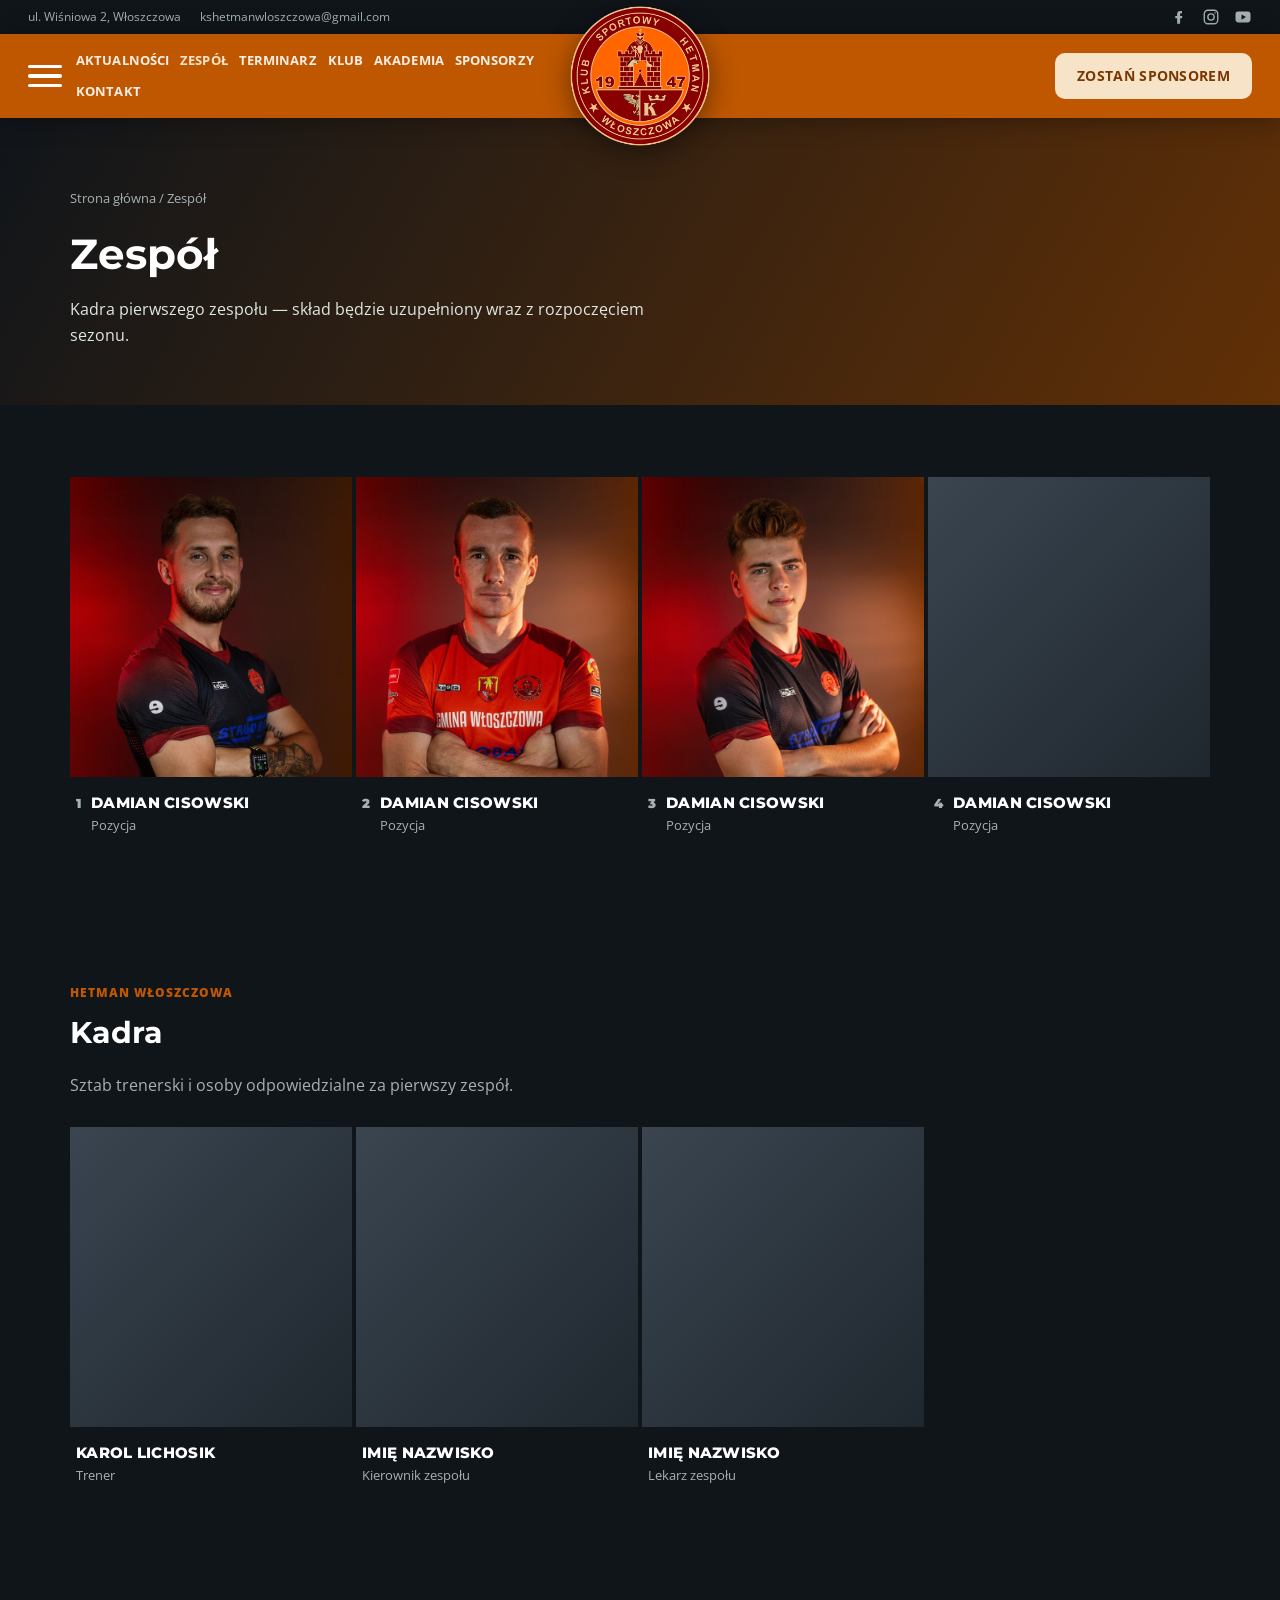
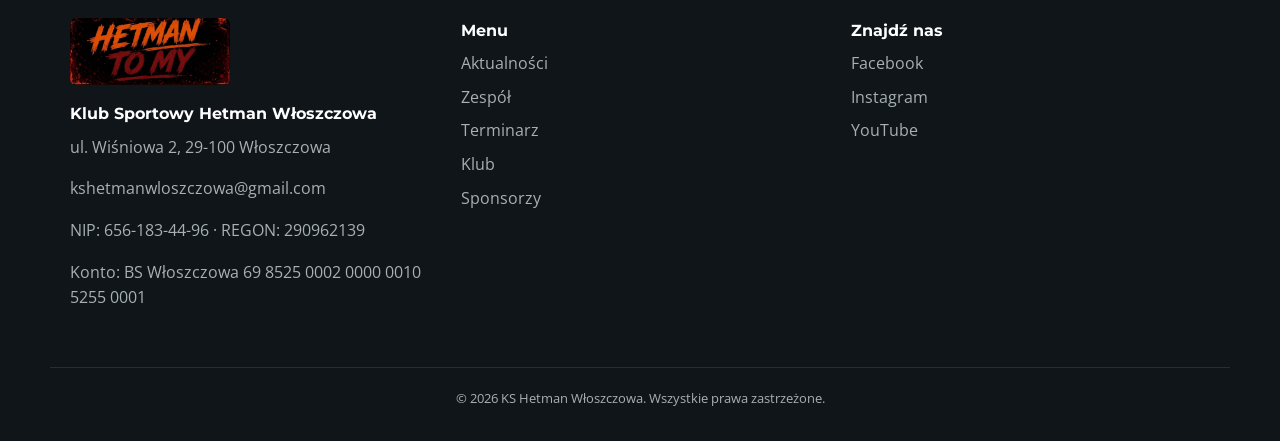
<file: Strona-hetman/zespol.html>
<!DOCTYPE html>
<html lang="pl">
<head>
<meta charset="UTF-8">
<meta name="viewport" content="width=device-width, initial-scale=1.0">
<title>Zespół — KS Hetman Włoszczowa</title>
<meta name="description" content="Kadra pierwszego zespołu KS Hetman Włoszczowa.">
<link rel="preconnect" href="https://fonts.googleapis.com">
<link href="https://fonts.googleapis.com/css2?family=Montserrat:wght@400;600;700;800;900&family=Open+Sans:wght@400;600&display=swap" rel="stylesheet">
<link rel="stylesheet" href="style.css">
</head>
<body>

<div class="topbar">
  <div class="topbar-inner">
    <div class="topbar-contact">
      <span>ul. Wiśniowa 2, Włoszczowa</span>
      <span>kshetmanwloszczowa@gmail.com</span>
    </div>
    <div class="topbar-social">
      <a href="#" aria-label="Facebook"><svg viewBox="0 0 24 24" width="18" height="18" fill="currentColor" aria-hidden="true"><path d="M13.5 21v-7.5h2.5l.5-3h-3V8.5c0-.9.3-1.5 1.6-1.5H16V4.2C15.6 4.1 14.6 4 13.5 4c-2.4 0-4 1.5-4 4.2V10.5H7v3h2.5V21h4z"/></svg></a>
      <a href="#" aria-label="Instagram"><svg viewBox="0 0 24 24" width="18" height="18" fill="none" stroke="currentColor" stroke-width="1.8" aria-hidden="true"><rect x="3" y="3" width="18" height="18" rx="5"/><circle cx="12" cy="12" r="4.2"/><circle cx="17.3" cy="6.7" r="1" fill="currentColor" stroke="none"/></svg></a>
      <a href="#" aria-label="YouTube"><svg viewBox="0 0 24 24" width="18" height="18" fill="currentColor" aria-hidden="true"><path d="M22 8.2c0-1.8-1.4-3.2-3.2-3.4C16.6 4.5 12 4.5 12 4.5s-4.6 0-6.8.3C3.4 5 2 6.4 2 8.2v7.6c0 1.8 1.4 3.2 3.2 3.4 2.2.3 6.8.3 6.8.3s4.6 0 6.8-.3c1.8-.2 3.2-1.6 3.2-3.4V8.2zM10 15.5v-7l6 3.5-6 3.5z"/></svg></a>
    </div>
  </div>
</div>

<header class="site-header">
  <div class="navbar">
    <div class="navbar-left">
      <button class="nav-toggle" id="navToggle" aria-label="Otwórz menu"><span></span><span></span><span></span></button>
      <nav class="main-nav" id="mainNav">
      <a href="aktualnosci.html">Aktualności</a>
      <a href="zespol.html" class="active">Zespół</a>
      <a href="terminarz.html">Terminarz</a>
      <a href="klub.html">Klub</a>
      <a href="akademia.html">Akademia</a>
      <a href="sponsorzy.html">Sponsorzy</a>
      <a href="kontakt.html">Kontakt</a>
    </nav>
    </div>

    <a class="brand brand-center" href="index.html">
      <img class="brand-logo" src="logo-klubu.png" alt="Herb KS Hetman Włoszczowa" onerror="this.src='placeholder-logo.svg'">
    </a>

    <div class="navbar-right">
      <a class="btn btn-cta" href="sponsorzy.html">Zostań sponsorem</a>
    </div>
  </div>
</header>

<section class="page-hero">
  <div class="container">
    <span class="breadcrumb"><a href="index.html">Strona główna</a> / Zespół</span>
    <h1>Zespół</h1>
    <p>Kadra pierwszego zespołu — skład będzie uzupełniony wraz z rozpoczęciem sezonu.</p>
  </div>
</section>

<section class="section section-dark" id="zespol">
  <div class="container">
    <!--
      ZDJĘCIA ZAWODNIKÓW: wgraj kolejne portrety do głównego katalogu repo (player-04.jpg, player-05.jpg, ...)
      i dodaj kolejne bloki .player-card. Uzupełnij prawdziwe imiona, numery i pozycje.
      TYMCZASOWE PODPISY: wszyscy jako "Damian Cisowski" — placeholder do czasu uzupełnienia składu.
    -->
    <div class="squad-grid">
      <div class="player-card">
        <img class="player-photo" src="player-01.jpg" alt="Zawodnik 1">
        <div class="player-card-info">
          <span class="player-card-number">1</span>
          <div class="player-card-text">
            <h4>Damian Cisowski</h4>
            <span>Pozycja</span>
          </div>
        </div>
      </div>
      <div class="player-card">
        <img class="player-photo" src="player-02.jpg" alt="Zawodnik 2">
        <div class="player-card-info">
          <span class="player-card-number">2</span>
          <div class="player-card-text">
            <h4>Damian Cisowski</h4>
            <span>Pozycja</span>
          </div>
        </div>
      </div>
      <div class="player-card">
        <img class="player-photo" src="player-03.jpg" alt="Zawodnik 3">
        <div class="player-card-info">
          <span class="player-card-number">3</span>
          <div class="player-card-text">
            <h4>Damian Cisowski</h4>
            <span>Pozycja</span>
          </div>
        </div>
      </div>
      <div class="player-card">
        <div class="player-photo" aria-hidden="true"></div>
        <div class="player-card-info">
          <span class="player-card-number">4</span>
          <div class="player-card-text">
            <h4>Damian Cisowski</h4>
            <span>Pozycja</span>
          </div>
        </div>
      </div>
    </div>
  </div>
</section>

<!-- ===== KADRA — sztab i osoby odpowiedzialne za pierwszy zespół ===== -->
<!--
  ZDJĘCIA: na razie placeholdery (szare tło) — wgraj realne zdjęcia (staff-01.jpg itd.)
  do głównego katalogu repo i podmień src w .player-photo, tak jak przy zawodnikach.
  Kierownik zespołu i lekarz mają na razie imię/nazwisko-placeholder — podmień na
  prawdziwe dane, gdy będą znane.
-->
<section class="section section-dark" id="kadra">
  <div class="container">
    <p class="eyebrow-dark">Hetman Włoszczowa</p>
    <h2 class="section-title section-title-light">Kadra</h2>
    <p class="section-sub section-sub-light">Sztab trenerski i osoby odpowiedzialne za pierwszy zespół.</p>

    <div class="squad-grid kadra-grid">
      <div class="player-card">
        <div class="player-photo" aria-hidden="true"></div>
        <div class="player-card-info">
          <div class="player-card-text">
            <h4>Karol Lichosik</h4>
            <span>Trener</span>
          </div>
        </div>
      </div>
      <div class="player-card">
        <div class="player-photo" aria-hidden="true"></div>
        <div class="player-card-info">
          <div class="player-card-text">
            <h4>Imię Nazwisko</h4>
            <span>Kierownik zespołu</span>
          </div>
        </div>
      </div>
      <div class="player-card">
        <div class="player-photo" aria-hidden="true"></div>
        <div class="player-card-info">
          <div class="player-card-text">
            <h4>Imię Nazwisko</h4>
            <span>Lekarz zespołu</span>
          </div>
        </div>
      </div>
    </div>
  </div>
</section>

<footer class="site-footer">
  <div class="container footer-grid">
    <div>
      <img class="footer-banner" src="hetman-to-my.jpg" alt="Hetman to My — KS Hetman Włoszczowa">
      <h3>Klub Sportowy Hetman Włoszczowa</h3>
      <p>ul. Wiśniowa 2, 29-100 Włoszczowa</p>
      <p><a href="mailto:kshetmanwloszczowa@gmail.com">kshetmanwloszczowa@gmail.com</a></p>
      <p>NIP: 656-183-44-96 &middot; REGON: 290962139</p>
      <p>Konto: BS Włoszczowa 69 8525 0002 0000 0010 5255 0001</p>
    </div>
    <div>
      <h3>Menu</h3>
      <a href="aktualnosci.html">Aktualności</a>
      <a href="zespol.html">Zespół</a>
      <a href="terminarz.html">Terminarz</a>
      <a href="klub.html">Klub</a>
      <a href="sponsorzy.html">Sponsorzy</a>
    </div>
    <div>
      <h3>Znajdź nas</h3>
      <a href="#">Facebook</a>
      <a href="#">Instagram</a>
      <a href="#">YouTube</a>
    </div>
  </div>
  <div class="container footer-bottom">
    <p>&copy; <span id="year"></span> KS Hetman Włoszczowa. Wszystkie prawa zastrzeżone.</p>
  </div>
</footer>

<script src="script.js"></script>
</body>
</html>
</file>
<file: Strona-hetman/style.css>
/* =========================================================
   KS Hetman Włoszczowa — style strony
   Inspiracja układem: widzew.com.pl (skala dopasowana do klubu IV ligi)
   Kolory klubowe: zmień poniższe zmienne, gdy dodasz prawdziwe logo,
   aby dopasować odcienie do herbu klubu.
   ========================================================= */

:root {
  --color-primary: #bf5700;      /* ciemny pomarańcz z herbu klubu (główny kolor marki) */
  --color-primary-dark: #7a3800;
  --color-accent: #ff6600;       /* jaskrawy pomarańcz z herbu klubu */
  --color-cream: #f7e3c8;        /* kremowy akcent z herbu */
  --color-dark: #10151a;
  --color-dark-2: #171e24;
  --color-text: #2a2f31;
  --color-muted: #6b7280;
  --color-muted-light: #a7b0b3;
  --color-bg-alt: #f5f6f4;
  --color-white: #ffffff;

  --font-heading: 'Montserrat', sans-serif;
  --font-body: 'Open Sans', sans-serif;

  --radius: 10px;
  --shadow: 0 6px 20px rgba(0,0,0,0.08);
  --shadow-lg: 0 20px 40px rgba(0,0,0,0.35);
}

* { box-sizing: border-box; }
html { scroll-behavior: smooth; }

body {
  margin: 0;
  font-family: var(--font-body);
  color: var(--color-text);
  line-height: 1.6;
  background: var(--color-white);
}

h1, h2, h3, h4 {
  font-family: var(--font-heading);
  margin: 0 0 0.5em;
  color: var(--color-dark);
}

p { margin: 0 0 1em; }
a { text-decoration: none; color: var(--color-primary); }

.container {
  width: 100%;
  max-width: 1180px;
  margin: 0 auto;
  padding: 0 20px;
}

/* ===== TOPBAR (pełna szerokość, bez ograniczenia przez .container) ===== */
.topbar {
  background: var(--color-dark);
  color: var(--color-muted-light);
  font-size: 0.78rem;
}
.topbar-inner {
  display: flex;
  justify-content: space-between;
  align-items: center;
  padding: 7px 28px;
  flex-wrap: wrap;
  gap: 8px;
}
.topbar-contact span { margin-right: 16px; }
.topbar-social { display: flex; align-items: center; gap: 14px; }
.topbar-social a {
  color: var(--color-muted-light);
  display: inline-flex;
  align-items: center;
}
.topbar-social a:hover { color: var(--color-accent); }

/* ===== NAVBAR (pełna pomarańczowa belka na całą szerokość, herb na środku — jak widzew.com.pl) ===== */
.site-header {
  position: sticky;
  top: 0;
  z-index: 50;
  background: var(--color-primary);
  box-shadow: 0 2px 24px rgba(0,0,0,0.35);
}
.navbar {
  position: relative;
  display: flex;
  align-items: center;
  justify-content: space-between;
  gap: 20px;
  padding: 16px 28px;
  overflow: visible;
}
.navbar-left {
  display: flex;
  align-items: center;
  gap: 14px;
  min-width: 0;
  /* nie może wchodzić pod herb na środku belki */
  max-width: calc(50% - 95px);
}
.navbar-right { flex-shrink: 0; }

/* Herb "wybija się" ponad belkę — pływa na środku, niezależnie od układu
   menu/przycisku, więc nie zabiera im miejsca (jak na widzew.com.pl) */
.brand-center {
  position: absolute;
  left: 50%;
  top: 50%;
  transform: translate(-50%, -50%);
  z-index: 5;
}
.brand {
  display: flex;
  align-items: center;
}
.brand-logo {
  height: 160px;
  width: 160px;
  object-fit: contain;
  filter: drop-shadow(0 6px 14px rgba(0,0,0,0.45));
}

.main-nav {
  display: flex;
  gap: 11px;
  flex-wrap: wrap;
  min-width: 0;
}
.main-nav a {
  color: var(--color-white);
  opacity: 0.9;
  font-weight: 700;
  font-size: 0.8rem;
  text-transform: uppercase;
  letter-spacing: 0.1px;
  white-space: nowrap;
}
.main-nav a:hover { color: var(--color-cream); opacity: 1; }
.main-nav a.active { color: var(--color-cream); opacity: 1; }

/* Duża, gruba ikonka hamburgera (3 belki), jak u widzew.com.pl */
.nav-toggle {
  display: inline-flex;
  flex-direction: column;
  justify-content: center;
  gap: 6px;
  width: 34px;
  height: 26px;
  background: none;
  border: none;
  padding: 0;
  cursor: pointer;
  flex-shrink: 0;
}
.nav-toggle span {
  display: block;
  width: 100%;
  height: 3.5px;
  background: var(--color-white);
  border-radius: 2px;
}

.btn-cta {
  background: var(--color-cream);
  color: var(--color-primary-dark);
  padding: 14px 24px;
  border-radius: var(--radius);
  font-weight: 800;
  font-size: 0.9rem;
  text-transform: uppercase;
  letter-spacing: 0.3px;
  white-space: nowrap;
}
.btn-cta:hover { background: var(--color-white); }

/* ===== HERO: pełnoekranowe zdjęcie, tekst dosunięty do dołu (styl dużych klubów) ===== */
.hero {
  position: relative;
  overflow: hidden;
  background-color: var(--color-primary-dark);
  color: var(--color-white);
  min-height: 100vh;
  display: flex;
  align-items: flex-end;
  padding: 40px 20px 80px;
}
/* Samo zdjęcie na osobnej warstwie — filtr (ostrość/kontrast) nie odbija się
   na tekście, a kadrowanie (pozycja) trzymamy tu, żeby łatwo je poprawiać. */
.hero::before {
  content: "";
  position: absolute;
  inset: 0;
  background-image: var(--hero-img);
  background-size: cover;
  background-position: center 50%;
  filter: contrast(1.1) saturate(1.15) brightness(1.05);
  z-index: 0;
}
/* Gradient dla czytelności tekstu — osobna warstwa NAD zdjęciem, więc filtr
   powyżej nie rozjaśnia/nie zmienia przyciemnienia dołu. */
.hero::after {
  content: "";
  position: absolute;
  inset: 0;
  background: linear-gradient(180deg, rgba(16,21,26,0.25) 0%, rgba(16,21,26,0.45) 45%, rgba(16,21,26,0.95) 100%);
  z-index: 1;
}
.hero-content { position: relative; z-index: 2; max-width: 720px; }
.hero-feature-badge {
  display: inline-block;
  background: var(--color-accent);
  color: var(--color-dark);
  font-weight: 800;
  font-size: 0.75rem;
  text-transform: uppercase;
  letter-spacing: 0.5px;
  padding: 6px 12px;
  border-radius: 20px;
  margin-bottom: 16px;
}
.hero h1 {
  color: var(--color-white);
  font-size: clamp(2.4rem, 5vw, 4rem);
  line-height: 1.1;
}
.hero-content p { color: #dfe7e1; max-width: 520px; font-size: 1.05rem; }
.hero-cta { display: flex; gap: 14px; flex-wrap: wrap; }

.btn {
  display: inline-block;
  padding: 12px 22px;
  border-radius: var(--radius);
  font-weight: 700;
  font-size: 0.85rem;
  text-transform: uppercase;
  letter-spacing: 0.3px;
}
.btn-primary { background: var(--color-accent); color: var(--color-dark); }
.btn-outline { border: 2px solid var(--color-white); color: var(--color-white); }


/* ===== BANER PODSTRONY (nagłówek na osobnych stronach, np. Aktualności, Zespół) ===== */
.page-hero {
  background: linear-gradient(120deg, var(--color-dark) 0%, var(--color-primary-dark) 130%);
  color: var(--color-white);
  padding: 70px 20px 56px;
}
.page-hero .breadcrumb {
  display: block;
  color: var(--color-muted-light);
  font-size: 0.82rem;
  margin-bottom: 12px;
}
.page-hero .breadcrumb a { color: var(--color-muted-light); }
.page-hero .breadcrumb a:hover { color: var(--color-accent); }
.page-hero a { color: var(--color-accent); }
.page-hero h1 {
  color: var(--color-white);
  font-size: clamp(1.9rem, 4vw, 2.6rem);
  margin-bottom: 10px;
}
.page-hero p {
  color: #dfe7e1;
  max-width: 620px;
  margin: 0;
}

/* ===== SKRÓTY / KAFELKI "POZNAJ KLUB" (strona główna → podstrony) ===== */
.quick-links-grid {
  display: grid;
  grid-template-columns: repeat(auto-fit, minmax(210px, 1fr));
  gap: 18px;
}
.quick-link-card {
  display: block;
  position: relative;
  overflow: hidden;
  background: var(--color-dark-2);
  border-radius: 18px;
  padding: 28px 24px;
  border: 1px solid rgba(255,255,255,0.07);
  isolation: isolate;
  transition: transform 0.3s ease, border-color 0.3s ease, box-shadow 0.3s ease;
}
.quick-link-card::before {
  content: "";
  position: absolute;
  top: -60%;
  right: -30%;
  width: 220px;
  height: 220px;
  background: radial-gradient(circle, rgba(255,102,0,0.35), transparent 70%);
  opacity: 0;
  z-index: -1;
  transition: opacity 0.35s ease;
}
.quick-link-card:hover {
  transform: translateY(-6px);
  border-color: rgba(255,102,0,0.5);
  box-shadow: 0 24px 48px rgba(0,0,0,0.35);
}
.quick-link-card:hover::before { opacity: 1; }
.quick-link-icon {
  display: inline-flex;
  align-items: center;
  justify-content: center;
  width: 46px;
  height: 46px;
  border-radius: 13px;
  margin-bottom: 20px;
  background: linear-gradient(135deg, var(--color-accent), var(--color-primary-dark));
  color: var(--color-white);
}
.quick-link-icon svg { width: 24px; height: 24px; }
.quick-link-card h3 { margin-bottom: 8px; font-size: 1.12rem; color: var(--color-white); }
.quick-link-card p { margin: 0 0 22px; color: var(--color-muted-light); font-size: 0.88rem; line-height: 1.5; }
.quick-link-card span.quick-link-arrow {
  display: inline-flex;
  align-items: center;
  gap: 6px;
  font-weight: 800;
  font-size: 0.78rem;
  text-transform: uppercase;
  letter-spacing: 0.4px;
  color: var(--color-accent);
  transition: gap 0.25s ease;
}
.quick-link-card:hover span.quick-link-arrow { gap: 10px; }

.section-more { text-align: center; margin-top: 36px; }

/* ===== KONTAKT (osobna strona) ===== */
.contact-grid {
  display: grid;
  grid-template-columns: repeat(auto-fit, minmax(220px, 1fr));
  gap: 20px;
}
.contact-card {
  background: var(--color-white);
  border-radius: var(--radius);
  padding: 24px;
  box-shadow: var(--shadow);
}
.contact-card h3 { font-size: 0.95rem; text-transform: uppercase; letter-spacing: 0.4px; color: var(--color-primary); margin-bottom: 10px; }
.contact-card p { margin: 0 0 6px; }
.contact-card a { color: var(--color-text); font-weight: 700; }
.contact-card a:hover { color: var(--color-primary); }

/* ===== STATS STRIP (osiągnięcia) ===== */
.stats-strip {
  background: var(--color-dark-2);
  padding: 24px 0;
}
.stats-grid {
  display: grid;
  grid-template-columns: repeat(4, 1fr);
  gap: 20px;
  text-align: center;
}
.stat strong { display: block; color: var(--color-accent); font-size: 1.4rem; font-family: var(--font-heading); }
.stat span { color: var(--color-muted-light); font-size: 0.8rem; }

/* ===== SECTIONS ===== */
.section { padding: 72px 0; }
.section-alt { background: var(--color-bg-alt); }
.section-dark { background: var(--color-dark); }
.section-title { font-size: 1.9rem; }
.section-title-light { color: var(--color-white); }
.section-sub { color: var(--color-muted); max-width: 640px; margin-bottom: 28px; }
.section-sub-light { color: var(--color-muted-light); }
.section-head {
  display: flex;
  justify-content: space-between;
  align-items: flex-end;
  flex-wrap: wrap;
  gap: 16px;
  margin-bottom: 28px;
}
.section-head .section-title { margin-bottom: 0; }

.tag-filters { display: flex; gap: 10px; flex-wrap: wrap; }
.tag {
  padding: 6px 14px;
  border-radius: 20px;
  background: var(--color-bg-alt);
  color: var(--color-muted);
  font-size: 0.78rem;
  font-weight: 700;
}
.tag-active { background: var(--color-primary); color: var(--color-white); }

/* ===== NEWS ===== */
.news-grid {
  display: grid;
  grid-template-columns: repeat(auto-fit, minmax(280px, 1fr));
  gap: 24px;
}
.news-card {
  background: var(--color-white);
  border-radius: var(--radius);
  overflow: hidden;
  box-shadow: var(--shadow);
  transition: transform 0.25s ease, box-shadow 0.25s ease;
}
.news-card:hover {
  transform: translateY(-6px);
  box-shadow: var(--shadow-lg);
}
.news-thumb {
  height: 160px;
  background: linear-gradient(135deg, var(--color-primary), var(--color-primary-dark));
  overflow: hidden;
}
.news-body { padding: 20px; position: relative; }
.news-tag {
  display: inline-block;
  background: var(--color-accent);
  color: var(--color-dark);
  font-size: 0.7rem;
  font-weight: 800;
  text-transform: uppercase;
  padding: 3px 10px;
  border-radius: 12px;
  margin-bottom: 10px;
}
.news-date { color: var(--color-muted); font-size: 0.78rem; text-transform: uppercase; margin-left: 8px; }
.news-link { font-weight: 700; }

/* ===== AKTUALNOŚCI — układ "portal newsowy": 1 duży artykuł + lista mniejszych ===== */
.news-portal {
  display: grid;
  grid-template-columns: 1.5fr 1fr;
  gap: 24px;
  align-items: stretch;
}
.news-feature {
  position: relative;
  display: flex;
  align-items: flex-end;
  min-height: 460px;
  border-radius: var(--radius);
  overflow: hidden;
  background-size: cover;
  background-position: center 22%;
  box-shadow: var(--shadow);
  color: var(--color-white);
}
.news-feature::before {
  content: "";
  position: absolute;
  inset: 0;
  background: linear-gradient(180deg, rgba(16,21,26,0.05) 25%, rgba(16,21,26,0.92) 100%);
}
.news-feature-body { position: relative; z-index: 2; padding: 30px; }
.news-feature-body .news-tag { background: var(--color-accent); color: var(--color-dark); }
.news-feature-body .news-date { color: rgba(255,255,255,0.75); }
.news-feature-body h3 {
  color: var(--color-white);
  font-size: clamp(1.35rem, 2.2vw, 1.85rem);
  line-height: 1.22;
  margin: 14px 0 10px;
}
.news-feature-body p { color: rgba(255,255,255,0.85); max-width: 540px; font-size: 0.95rem; margin-bottom: 14px; }
.news-feature-body .news-link { color: var(--color-white); }

.news-list { display: flex; flex-direction: column; }
.news-list-item { padding: 18px 2px; border-bottom: 1px solid #ececec; }
.news-list-item:first-child { padding-top: 2px; }
.news-list-item:last-child { border-bottom: none; }
.news-list-item .news-tag { margin: 0 8px 0 0; }
.news-list-item .news-date { margin-left: 0; }
.news-list-item h4 { font-size: 1.02rem; line-height: 1.3; margin: 8px 0 0; }
.news-list-item h4 a { color: var(--color-text); }
.news-list-item h4 a:hover { color: var(--color-primary); text-decoration: underline; }

@media (max-width: 860px) {
  .news-portal { grid-template-columns: 1fr; }
  .news-feature { min-height: 320px; }
}

/* ===== ZESPÓŁ (pełna strona kadry, styl jak "Poznaj drużynę") ===== */
.squad-grid {
  display: grid;
  grid-template-columns: repeat(auto-fill, minmax(230px, 1fr));
  gap: 4px;
}
.player-card {
  display: block;
  background: transparent;
  padding: 0;
  transition: transform 0.25s ease;
}
.player-card:hover { transform: translateY(-4px); }
.player-photo {
  height: 300px;
  width: 100%;
  border-radius: 0;
  background: linear-gradient(135deg, #3a4550, #1f272e);
  margin-bottom: 0;
  object-fit: cover;
  object-position: top center;
  display: block;
  transition: transform 0.3s ease;
}
.player-card:hover .player-photo { transform: scale(1.03); }
.player-card-info {
  display: flex;
  align-items: baseline;
  gap: 10px;
  padding: 14px 6px 4px;
}
.player-card-number {
  font-family: var(--font-heading);
  font-weight: 900;
  font-size: 2rem;
  color: var(--color-accent);
  line-height: 1;
}
.player-card-text { display: flex; flex-direction: column; }
.player-card h4 {
  margin: 0;
  font-size: 0.95rem;
  font-weight: 800;
  text-transform: uppercase;
  letter-spacing: 0.3px;
  color: var(--color-white);
}
.player-card span { color: var(--color-muted-light); font-size: 0.8rem; }

/* ===== POZNAJ DRUŻYNĘ (karuzela zdjęć na stronie głównej) ===== */
.team-see-all {
  color: var(--color-accent);
  font-weight: 800;
  font-size: 0.8rem;
  text-transform: uppercase;
  letter-spacing: 0.4px;
  white-space: nowrap;
}
.team-see-all:hover { color: var(--color-white); }

.team-carousel { position: relative; }
.team-carousel-viewport { overflow: hidden; }
.team-carousel-track {
  display: flex;
  gap: 4px;
  width: max-content;
  will-change: transform;
}
.team-carousel-card {
  flex: 0 0 300px;
  display: block;
}
.team-carousel-photo {
  height: 400px;
  background-size: cover;
  background-position: top center;
  background-color: var(--color-dark-2);
  transition: transform 0.3s ease;
}
.team-carousel-card:hover .team-carousel-photo { transform: scale(1.03); }
.team-carousel-info {
  display: flex;
  align-items: baseline;
  gap: 10px;
  padding: 14px 6px 4px;
}
.team-carousel-number {
  font-family: var(--font-heading);
  font-weight: 900;
  font-size: 2rem;
  color: var(--color-accent);
  line-height: 1;
}
.team-carousel-name {
  font-family: var(--font-heading);
  font-weight: 800;
  font-size: 0.92rem;
  color: var(--color-white);
  text-transform: uppercase;
  letter-spacing: 0.3px;
}
.carousel-arrow {
  position: absolute;
  top: 44%;
  transform: translateY(-50%);
  background: rgba(16,21,26,0.7);
  border: 1px solid rgba(255,255,255,0.25);
  color: var(--color-white);
  width: 44px;
  height: 44px;
  border-radius: 50%;
  font-size: 1.4rem;
  line-height: 1;
  cursor: pointer;
  z-index: 5;
}
.carousel-arrow:hover { background: var(--color-accent); border-color: var(--color-accent); color: var(--color-dark); }
.carousel-arrow-left { left: -8px; }
.carousel-arrow-right { right: -8px; }

@media (max-width: 700px) {
  .team-carousel-card { flex: 0 0 200px; }
  .team-carousel-photo { height: 260px; }
  .carousel-arrow { display: none; }
}

/* ===== MECZE PIERWSZEJ DRUŻYNY (spotlight: poprzedni / najbliższy / kolejny) ===== */
.fixture-spotlight {
  display: grid;
  grid-template-columns: repeat(3, 1fr);
  gap: 22px;
  align-items: center;
  margin-top: 24px;
}
.fixture-card {
  background: var(--color-white);
  border-radius: var(--radius);
  overflow: hidden;
  box-shadow: var(--shadow);
  display: flex;
  flex-direction: column;
}
.fixture-card-top {
  display: flex;
  justify-content: space-between;
  align-items: center;
  gap: 10px;
  padding: 14px 18px;
  background: var(--color-bg-alt);
}
.fixture-date { font-size: 0.78rem; color: var(--color-muted); }
.fixture-date strong {
  font-family: var(--font-heading);
  font-size: 1rem;
  color: var(--color-text);
  margin-right: 6px;
}
.fixture-competition {
  text-transform: uppercase;
  font-weight: 700;
  color: var(--color-muted);
  font-size: 0.65rem;
  letter-spacing: 0.4px;
  white-space: nowrap;
}

.fixture-teams {
  display: flex;
  align-items: center;
  justify-content: space-between;
  gap: 10px;
  padding: 26px 18px;
  flex: 1;
}
.fixture-team {
  display: flex;
  flex-direction: column;
  align-items: center;
  gap: 10px;
  flex: 1;
  text-align: center;
  min-width: 0;
}
.fixture-team img {
  width: 60px;
  height: 60px;
  object-fit: contain;
  background: var(--color-white);
  border-radius: 50%;
  padding: 8px;
  box-shadow: 0 2px 10px rgba(0,0,0,0.14);
}
.fixture-team span {
  font-weight: 800;
  font-size: 0.8rem;
  line-height: 1.25;
  color: var(--color-text);
}
.fixture-vs { font-family: var(--font-heading); font-weight: 800; font-size: 1rem; color: var(--color-muted); }
.fixture-score {
  background: var(--color-accent);
  color: var(--color-white);
  font-family: var(--font-heading);
  font-weight: 900;
  font-size: 1.3rem;
  padding: 10px 14px;
  border-radius: 10px;
  min-width: 58px;
  text-align: center;
  font-variant-numeric: tabular-nums;
}

.fixture-venue {
  display: flex;
  flex-direction: column;
  gap: 2px;
  padding: 14px 18px;
  background: var(--color-bg-alt);
  font-size: 0.78rem;
}
.fixture-venue-name { font-weight: 700; color: var(--color-text); }
.fixture-venue-address { color: var(--color-muted); font-size: 0.72rem; }

/* Karta najbliższego meczu — wyróżniona kolorem klubowym i efektem 3D, jak u dużych klubów */
.fixture-card-next {
  background: linear-gradient(160deg, var(--color-primary) 0%, var(--color-primary-dark) 100%);
  box-shadow: 0 30px 60px -10px rgba(0,0,0,0.5), 0 10px 20px rgba(191,87,0,0.35);
  transform: perspective(1000px) scale(1.09) rotateX(2deg);
  transform-origin: bottom center;
  position: relative;
  z-index: 2;
  transition: transform 0.35s ease, box-shadow 0.35s ease;
}
.fixture-card-next:hover {
  transform: perspective(1000px) scale(1.11) rotateX(0deg);
  box-shadow: 0 36px 70px -8px rgba(0,0,0,0.55), 0 12px 24px rgba(191,87,0,0.4);
}
.fixture-card-next .fixture-card-top { background: rgba(0,0,0,0.18); }
.fixture-card-next .fixture-date,
.fixture-card-next .fixture-date strong,
.fixture-card-next .fixture-competition { color: rgba(255,255,255,0.85); }
.fixture-card-next .fixture-team span { color: var(--color-white); }
.fixture-card-next .fixture-vs { color: rgba(255,255,255,0.65); }
.fixture-card-next .fixture-venue { background: rgba(0,0,0,0.18); }
.fixture-card-next .fixture-venue-name { color: var(--color-white); }
.fixture-card-next .fixture-venue-address { color: rgba(255,255,255,0.72); }
.fixture-next-label-wrap { text-align: center; padding-top: 14px; }
.fixture-next-label {
  display: inline-block;
  background: var(--color-cream);
  color: var(--color-primary-dark);
  font-size: 0.65rem;
  font-weight: 800;
  text-transform: uppercase;
  letter-spacing: 0.4px;
  padding: 5px 14px;
  border-radius: 20px;
}

/* Odliczanie do najbliższego meczu */
.fixture-countdown {
  display: flex;
  justify-content: center;
  align-items: baseline;
  gap: 14px;
  padding: 0 18px 22px;
}
.fixture-countdown-item { display: flex; align-items: baseline; gap: 3px; }
.fixture-countdown-value {
  font-family: var(--font-heading);
  font-weight: 900;
  font-size: 1.9rem;
  color: var(--color-white);
  line-height: 1;
  font-variant-numeric: tabular-nums;
}
.fixture-countdown-label {
  font-weight: 700;
  font-size: 0.8rem;
  color: rgba(255,255,255,0.65);
  text-transform: uppercase;
}

@media (max-width: 900px) {
  .fixture-spotlight { grid-template-columns: 1fr; }
  .fixture-card-next { transform: none; }
}

/* ===== TERMINARZ ===== */
.table-scroll { overflow-x: auto; }
.fixtures-table {
  width: 100%;
  min-width: 480px;
  border-collapse: collapse;
  background: var(--color-white);
  box-shadow: var(--shadow);
  border-radius: var(--radius);
  overflow: hidden;
}
.fixtures-table th, .fixtures-table td {
  padding: 14px 16px;
  text-align: left;
  border-bottom: 1px solid #ececec;
  font-size: 0.9rem;
}
.fixtures-table th {
  background: var(--color-primary);
  color: var(--color-white);
  text-transform: uppercase;
  font-size: 0.78rem;
}
.fixtures-table + .fixtures-table,
.fixtures-subtitle + .fixtures-table { margin-top: 8px; }
.fixtures-subtitle {
  font-size: 1.05rem;
  margin: 32px 0 14px;
}
.fixtures-table { margin-bottom: 8px; }
.score-win { color: #1a7d2e; font-weight: 800; }
.score-loss { color: var(--color-primary); font-weight: 800; }
.score-draw { color: var(--color-muted); font-weight: 800; }

.table-position-strip {
  display: flex;
  flex-wrap: wrap;
  gap: 20px;
  background: var(--color-bg-alt);
  border-radius: var(--radius);
  padding: 16px 20px;
  margin-bottom: 30px;
  font-size: 0.85rem;
  color: var(--color-muted);
}
.table-position-strip strong { color: var(--color-primary); font-family: var(--font-heading); }

/* ===== O KLUBIE ===== */
.about-grid {
  display: grid;
  grid-template-columns: 1.2fr 1fr;
  gap: 40px;
  align-items: center;
}
.about-media {
  min-height: 260px;
  border-radius: var(--radius);
  background: linear-gradient(135deg, var(--color-accent), var(--color-primary));
}

/* ===== HISTORIA KLUBU (linia czasu, animacje) ===== */
.eyebrow-dark { color: var(--color-primary); text-transform: uppercase; font-weight: 800; font-size: 0.78rem; letter-spacing: 1px; margin-bottom: 6px; }
.eyebrow-light { color: var(--color-accent); }

/* Ukrycie/animacja działa tylko gdy JS dodał klasę .js-reveal do <body> — bez JS treść jest zawsze widoczna */
.js-reveal .reveal-item {
  opacity: 0;
  transform: translateY(24px);
  transition: opacity 0.6s ease, transform 0.6s ease;
}
.js-reveal .reveal-item.is-visible {
  opacity: 1;
  transform: translateY(0);
}

.history-stats {
  display: grid;
  grid-template-columns: repeat(4, 1fr);
  gap: 20px;
  margin: 36px 0 56px;
}
.history-stat {
  background: var(--color-white);
  border-radius: var(--radius);
  padding: 22px 20px;
  box-shadow: var(--shadow);
  border-top: 3px solid var(--color-accent);
}
.history-stat strong {
  display: block;
  font-family: var(--font-heading);
  font-size: 1.8rem;
  color: var(--color-primary);
}
.history-stat > span {
  display: block;
  font-weight: 700;
  font-size: 0.85rem;
  color: var(--color-dark);
  margin: 4px 0 8px;
  text-transform: uppercase;
  letter-spacing: 0.3px;
}
.history-stat p { font-size: 0.85rem; color: var(--color-muted); margin: 0; }

.timeline { position: relative; padding-left: 32px; }
.timeline-line {
  position: absolute;
  left: 5px;
  top: 6px;
  bottom: 6px;
  width: 2px;
  background: linear-gradient(to bottom, var(--color-accent), var(--color-primary));
}
.timeline-item { position: relative; padding-bottom: 30px; }
.timeline-item:last-child { padding-bottom: 0; }
.timeline-dot {
  position: absolute;
  left: -32px;
  top: 4px;
  width: 12px;
  height: 12px;
  border-radius: 50%;
  background: var(--color-primary);
  border: 3px solid var(--color-white);
  box-shadow: 0 0 0 2px var(--color-primary);
}
.timeline-dot-highlight { background: var(--color-accent); box-shadow: 0 0 0 2px var(--color-accent); }
.timeline-card {
  background: var(--color-white);
  border-radius: var(--radius);
  padding: 16px 20px;
  box-shadow: var(--shadow);
}
.timeline-card-highlight { border-left: 4px solid var(--color-accent); }
.timeline-year {
  display: inline-block;
  font-family: var(--font-heading);
  font-weight: 800;
  color: var(--color-primary);
  font-size: 0.95rem;
  margin-bottom: 6px;
}
.timeline-card p { margin: 0; font-size: 0.88rem; color: var(--color-text); }

/* ===== AKADEMIA ===== */
.academy-grid {
  display: grid;
  grid-template-columns: 1fr 1.2fr;
  gap: 40px;
  align-items: center;
}
.academy-media {
  min-height: 260px;
  border-radius: var(--radius);
  background: linear-gradient(135deg, var(--color-primary-dark), var(--color-primary));
}

/* ===== SPONSORZY ===== */
.sponsor-tier { margin-bottom: 40px; }
.sponsor-tier:last-child { margin-bottom: 0; }
.sponsor-tier-label {
  display: block;
  color: var(--color-accent);
  font-weight: 800;
  text-transform: uppercase;
  font-size: 0.78rem;
  letter-spacing: 0.5px;
  margin-bottom: 14px;
}
.sponsor-main { display: flex; justify-content: center; }
.sponsors-grid {
  display: grid;
  grid-template-columns: repeat(auto-fit, minmax(160px, 1fr));
  gap: 20px;
  align-items: center;
}
.sponsors-grid-sm { grid-template-columns: repeat(auto-fit, minmax(120px, 1fr)); }
.sponsor-logo {
  display: flex;
  align-items: center;
  justify-content: center;
  height: 90px;
  background: rgba(255,255,255,0.06);
  border: 1px solid rgba(255,255,255,0.12);
  border-radius: var(--radius);
  padding: 12px;
}
.sponsor-logo-lg { height: 130px; width: 320px; }
.sponsor-logo img { max-width: 100%; max-height: 100%; object-fit: contain; }
.sponsor-empty { position: relative; }
.sponsor-empty img { visibility: hidden; }
.sponsor-empty::after {
  content: "Logo sponsora";
  position: absolute;
  color: var(--color-muted-light);
  font-size: 0.75rem;
}

/* ===== FOOTER ===== */
.site-footer {
  background: var(--color-dark);
  color: var(--color-muted-light);
  padding: 56px 0 20px;
}
.footer-grid {
  display: grid;
  grid-template-columns: repeat(auto-fit, minmax(200px, 1fr));
  gap: 32px;
}
.footer-banner {
  display: block;
  max-width: 160px;
  width: 100%;
  height: auto;
  border-radius: 6px;
  margin-bottom: 16px;
}
.footer-grid h3 { color: var(--color-white); font-size: 1rem; }
.footer-grid a { display: block; color: var(--color-muted-light); margin-bottom: 8px; }
.footer-bottom {
  margin-top: 40px;
  padding-top: 20px;
  border-top: 1px solid #262e35;
  font-size: 0.8rem;
  text-align: center;
}

/* ===== RESPONSYWNOŚĆ ===== */
@media (max-width: 960px) {
  .about-grid, .academy-grid { grid-template-columns: 1fr; }
  .history-stats { grid-template-columns: repeat(2, 1fr); }
  .academy-grid .academy-media { order: -1; }
  .stats-grid { grid-template-columns: repeat(2, 1fr); }
  .main-nav {
    display: none;
    position: absolute;
    top: 100%;
    left: 0;
    right: 0;
    background: var(--color-white);
    flex-direction: column;
    padding: 16px 20px;
    box-shadow: var(--shadow);
    z-index: 10;
  }
  .main-nav.open { display: flex; }
  .main-nav a { color: var(--color-dark); opacity: 1; }
  .navbar { padding: 10px 16px; }
  .brand-logo { height: 64px; width: 64px; }
  .btn-cta { padding: 7px 10px; font-size: 0.62rem; letter-spacing: 0; }
  .navbar-right { max-width: calc(50% - 40px); }
}
</file>
